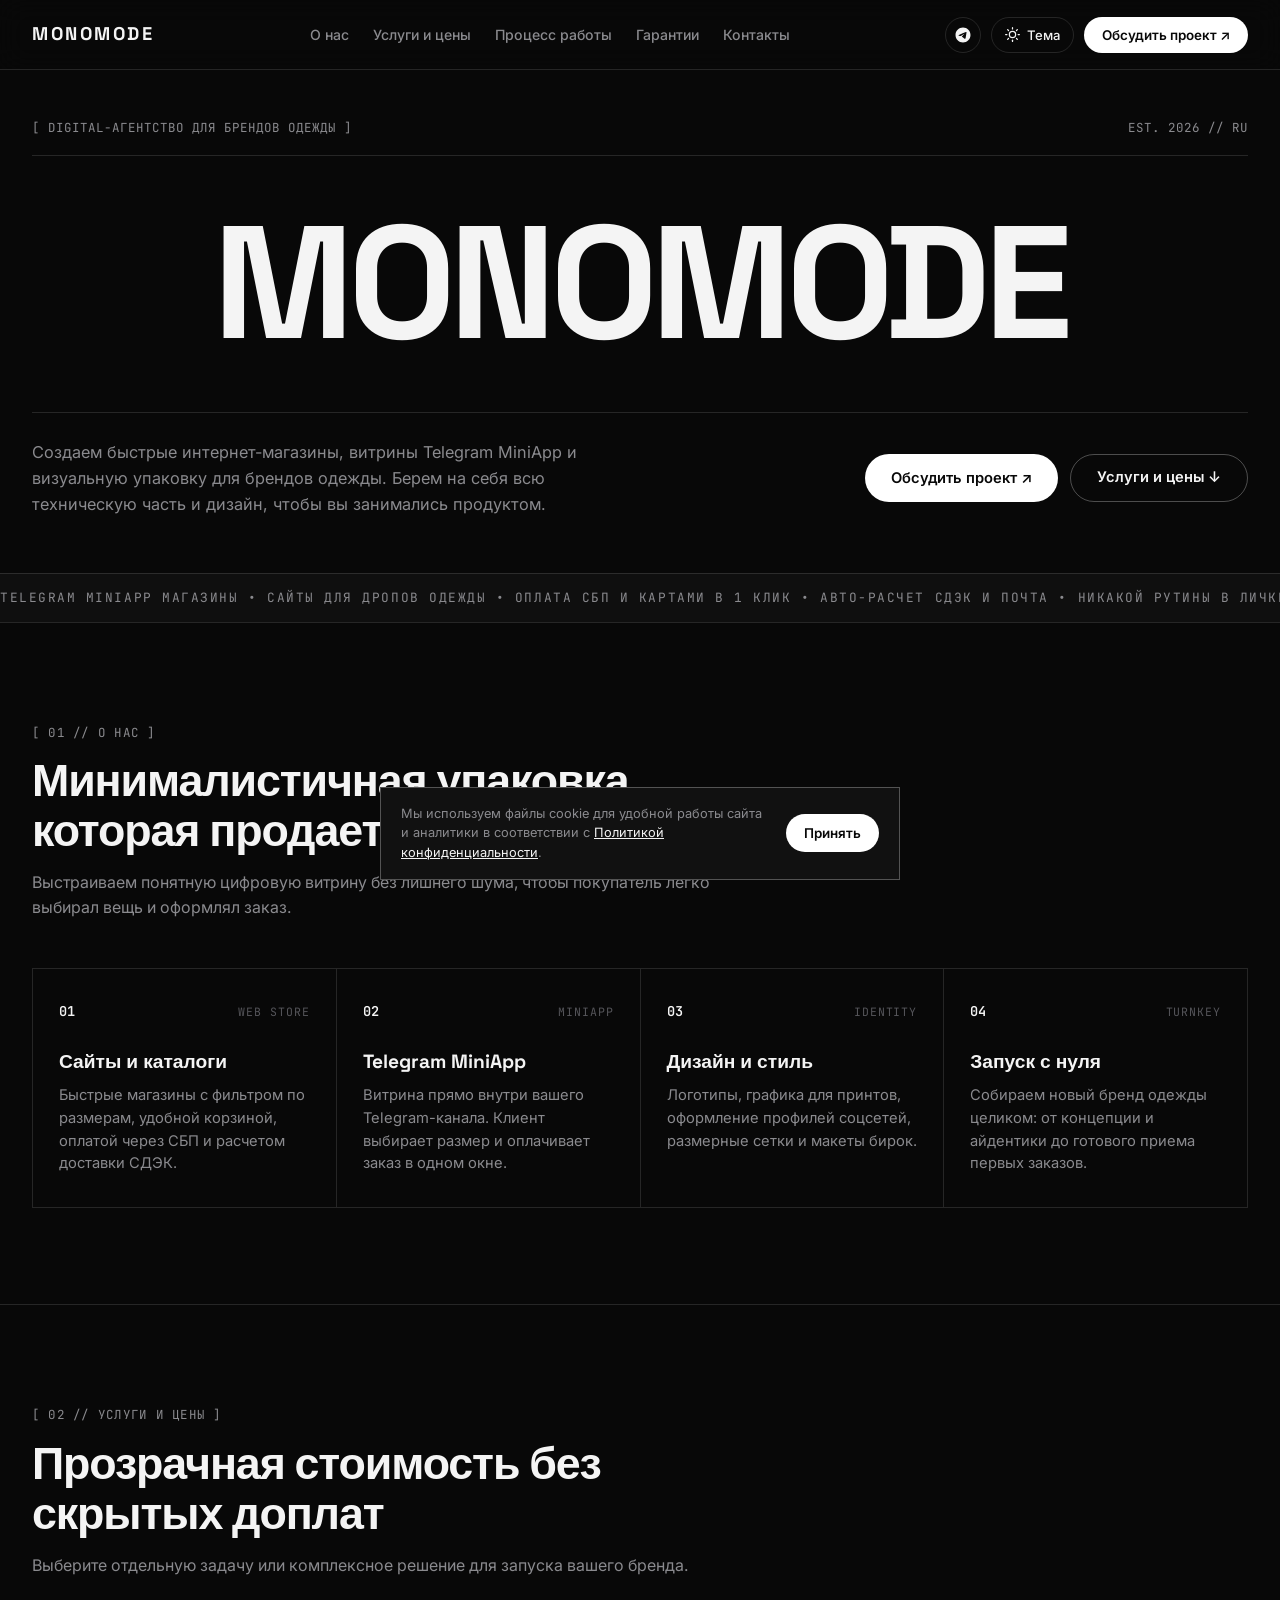
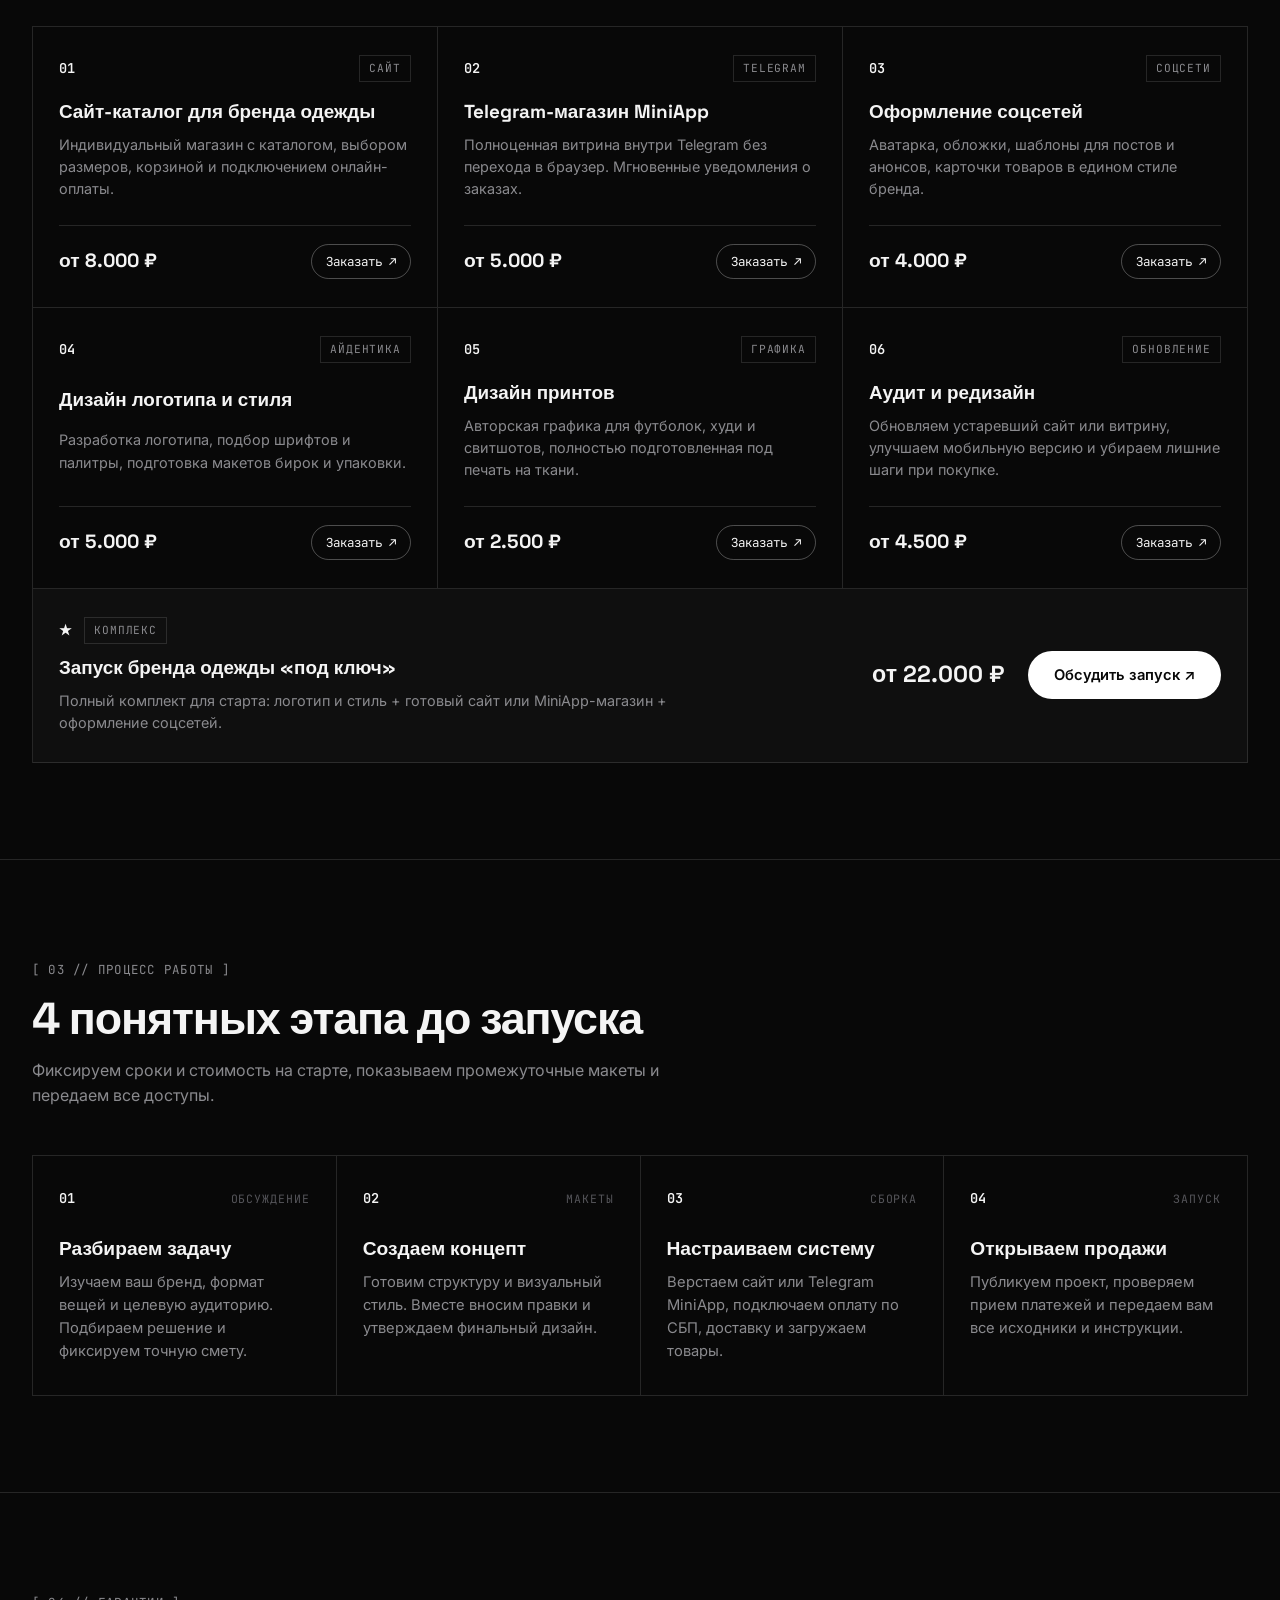
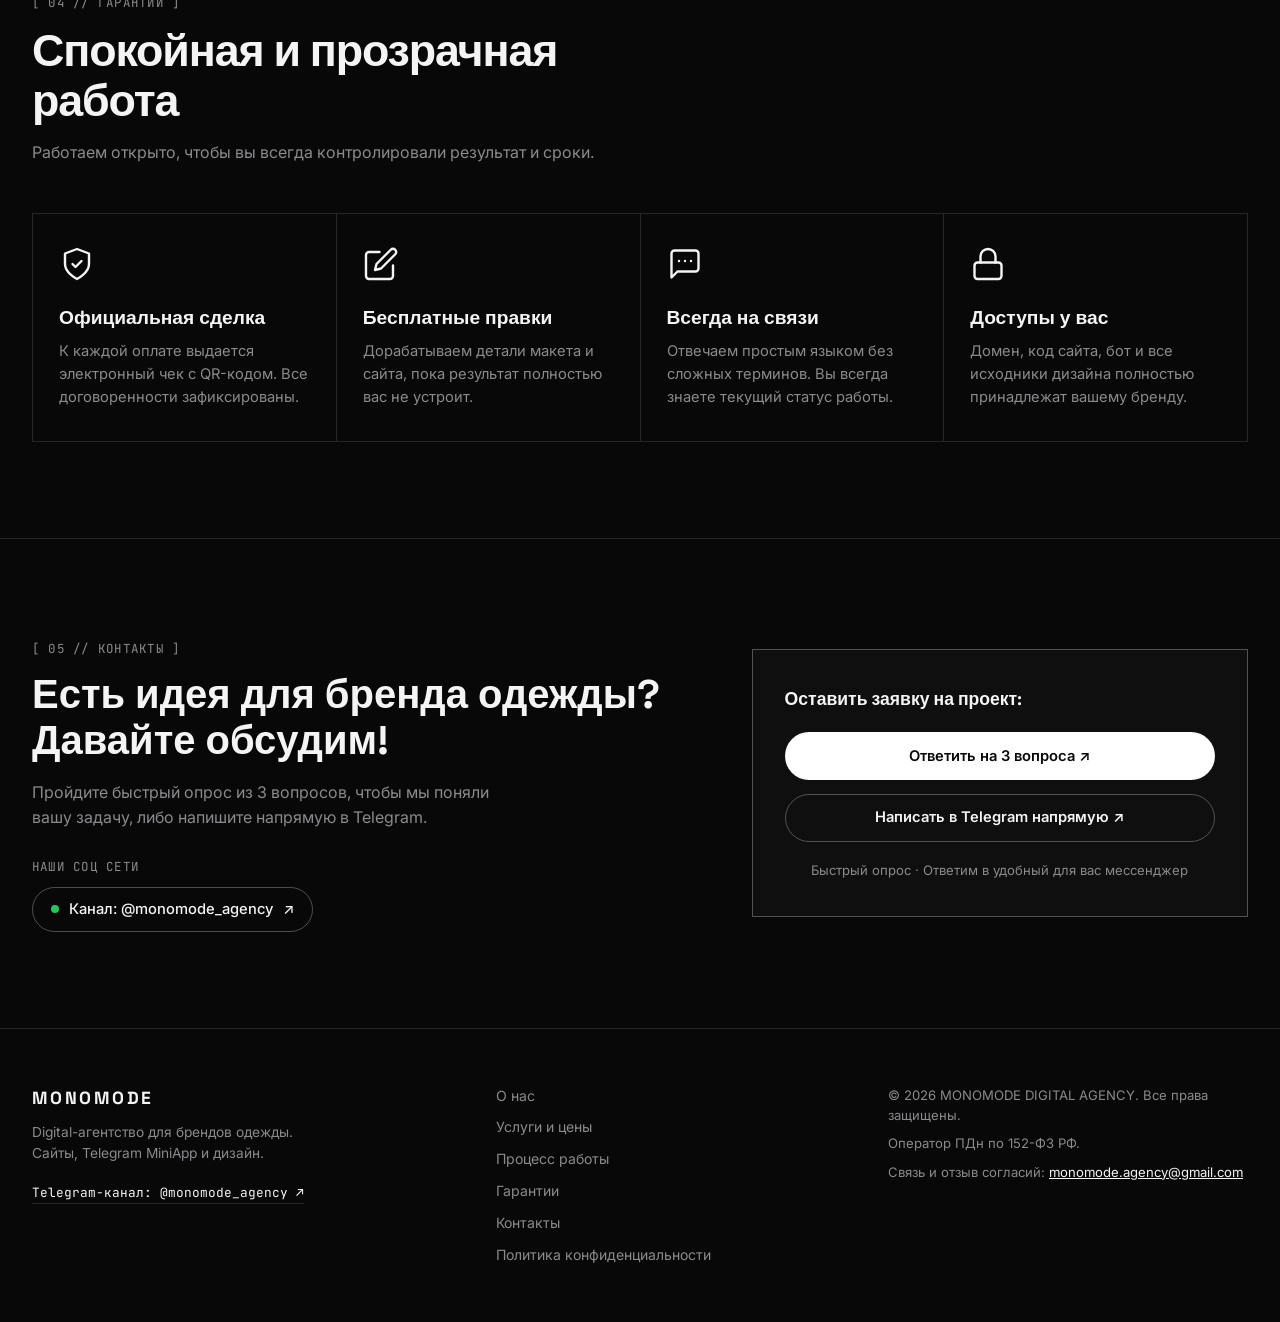
<file: index.html>
<!DOCTYPE html>
<html lang="ru" data-theme="dark">
<head>
    <meta charset="UTF-8">
    <meta name="viewport" content="width=device-width, initial-scale=1.0">
    <title>MONOMODE — Сайты и магазины для брендов одежды</title>
    <meta name="description" content="MONOMODE — digital-агентство для брендов одежды. Создаем интернет-магазины, витрины Telegram MiniApp и визуальную упаковку под ключ.">
    <meta name="keywords" content="сайт для бренда одежды, разработка интернет магазина одежды, telegram miniapp магазин, упаковка бренда одежды, дизайн принтов">
    <link rel="canonical" href="https://monomode.ru/">

    <!-- Favicon -->
    <link rel="icon" type="image/svg+xml" href="favicon.svg">
    <link rel="icon" type="image/png" sizes="32x32" href="favicon-32x32.png">
    <link rel="icon" type="image/png" sizes="16x16" href="favicon-16x16.png">
    <link rel="apple-touch-icon" sizes="180x180" href="apple-touch-icon.png">
    <link rel="shortcut icon" href="favicon.ico">

    <!-- Open Graph -->
    <meta property="og:title" content="MONOMODE — Сайты и магазины для брендов одежды">
    <meta property="og:description" content="Создаем интернет-магазины, витрины Telegram MiniApp и визуальную упаковку для брендов одежды под ключ.">
    <meta property="og:type" content="website">
    <meta property="og:url" content="https://monomode.ru/">

    <link rel="stylesheet" href="style.css?v=2">
    <link rel="preconnect" href="https://fonts.googleapis.com">
    <link rel="preconnect" href="https://fonts.gstatic.com" crossorigin>
    <link href="https://fonts.googleapis.com/css2?family=Inter:wght@400;500;600;700;800&family=JetBrains+Mono:wght@400;500;600&family=Space+Grotesk:wght@600;700&display=swap" rel="stylesheet">
</head>
<body>

    <!-- Навигация -->
    <nav class="nav">
        <div class="nav__inner">
            <div class="nav__brand">
                <a href="#" class="nav__logo">MONOMODE</a>
            </div>
            <div class="nav__links">
                <a href="#about">О нас</a>
                <a href="#services">Услуги и цены</a>
                <a href="#steps">Процесс работы</a>
                <a href="#guarantee">Гарантии</a>
                <a href="#contact">Контакты</a>
            </div>
            <div class="nav__actions">
                <a href="https://t.me/monomode_agency" target="_blank" rel="noopener" class="nav__tg-btn" title="Telegram-канал @monomode_agency" aria-label="Telegram-канал">
                    <svg viewBox="0 0 24 24" width="18" height="18" fill="currentColor">
                        <path d="M12 2C6.48 2 2 6.48 2 12s4.48 10 10 10 10-4.48 10-10S17.52 2 12 2zm4.64 6.8c-.15 1.58-.8 5.42-1.13 7.19-.14.75-.42 1-.68 1.03-.58.05-1.02-.38-1.58-.75-.88-.58-1.38-.94-2.23-1.5-.99-.65-.35-1.01.22-1.59.15-.15 2.71-2.48 2.76-2.69a.2.2 0 00-.05-.18c-.06-.05-.14-.03-.21-.02-.09.02-1.49.95-4.22 2.79-.4.27-.76.41-1.08.4-.36-.01-1.04-.2-1.55-.37-.63-.2-1.12-.31-1.08-.66.02-.18.27-.36.75-.55 2.92-1.27 4.86-2.11 5.83-2.51 2.78-1.16 3.35-1.36 3.73-1.36.08 0 .27.02.39.12.1.08.13.19.14.27-.01.06.01.24 0 .38z"/>
                    </svg>
                </a>
                <button class="theme-toggle" id="themeToggle" aria-label="Сменить тему оформления" title="Сменить тему оформления">
                    <svg class="theme-icon theme-icon--sun" viewBox="0 0 24 24" fill="none" stroke="currentColor" stroke-width="2" stroke-linecap="round" stroke-linejoin="round">
                        <circle cx="12" cy="12" r="5"></circle>
                        <line x1="12" y1="1" x2="12" y2="3"></line>
                        <line x1="12" y1="21" x2="12" y2="23"></line>
                        <line x1="4.22" y1="4.22" x2="5.64" y2="5.64"></line>
                        <line x1="18.36" y1="18.36" x2="19.78" y2="19.78"></line>
                        <line x1="1" y1="12" x2="3" y2="12"></line>
                        <line x1="21" y1="12" x2="23" y2="12"></line>
                        <line x1="4.22" y1="19.78" x2="5.64" y2="18.36"></line>
                        <line x1="18.36" y1="5.64" x2="19.78" y2="4.22"></line>
                    </svg>
                    <svg class="theme-icon theme-icon--moon" viewBox="0 0 24 24" fill="none" stroke="currentColor" stroke-width="2" stroke-linecap="round" stroke-linejoin="round">
                        <path d="M21 12.79A9 9 0 1 1 11.21 3 7 7 0 0 0 21 12.79z"></path>
                    </svg>
                    <span class="theme-text">Тема</span>
                </button>
                <button class="nav__cta open-modal-btn">Обсудить проект ↗</button>
                <button class="nav__burger" aria-label="Открыть меню" onclick="document.querySelector('.nav__links').classList.toggle('open')">
                    <span></span><span></span><span></span>
                </button>
            </div>
        </div>
    </nav>

    <!-- Первый экран -->
    <header class="hero">
        <div class="hero__inner">
            <div class="hero__meta">
                <span>[ DIGITAL-АГЕНТСТВО ДЛЯ БРЕНДОВ ОДЕЖДЫ ]</span>
                <span class="hero__coords">EST. 2026 // RU</span>
            </div>

            <h1 class="hero__title">MONOMODE</h1>

            <div class="hero__bottom">
                <p class="hero__desc">
                    Создаем быстрые интернет-магазины, витрины Telegram MiniApp и визуальную упаковку для брендов одежды. Берем на себя всю техническую часть и дизайн, чтобы вы занимались продуктом.
                </p>
                <div class="hero__actions">
                    <button class="btn btn--primary open-modal-btn">Обсудить проект ↗</button>
                    <a href="#services" class="btn btn--secondary">Услуги и цены ↓</a>
                </div>
            </div>
        </div>

        <!-- Бегущая строка -->
        <div class="ticker">
            <div class="ticker__track">
                <span>TELEGRAM MINIAPP МАГАЗИНЫ • САЙТЫ ДЛЯ ДРОПОВ ОДЕЖДЫ • ОПЛАТА СБП И КАРТАМИ В 1 КЛИК • АВТО-РАСЧЕТ СДЭК И ПОЧТА • НИКАКОЙ РУТИНЫ В ЛИЧКЕ • </span>
                <span>TELEGRAM MINIAPP МАГАЗИНЫ • САЙТЫ ДЛЯ ДРОПОВ ОДЕЖДЫ • ОПЛАТА СБП И КАРТАМИ В 1 КЛИК • АВТО-РАСЧЕТ СДЭК И ПОЧТА • НИКАКОЙ РУТИНЫ В ЛИЧКЕ • </span>
            </div>
        </div>
    </header>

    <!-- 01 // О нас -->
    <section id="about" class="section">
        <div class="container">
            <div class="section-head">
                <span class="section-tag">[ 01 // О НАС ]</span>
                <h2>Минималистичная упаковка, которая продает</h2>
                <p>Выстраиваем понятную цифровую витрину без лишнего шума, чтобы покупатель легко выбирал вещь и оформлял заказ.</p>
            </div>

            <div class="arch-grid arch-grid--4">
                <div class="arch-cell">
                    <div class="arch-cell__top">
                        <span class="mono-num">01</span>
                        <span class="mono-label">WEB STORE</span>
                    </div>
                    <h3>Сайты и каталоги</h3>
                    <p>Быстрые магазины с фильтром по размерам, удобной корзиной, оплатой через СБП и расчетом доставки СДЭК.</p>
                </div>

                <div class="arch-cell">
                    <div class="arch-cell__top">
                        <span class="mono-num">02</span>
                        <span class="mono-label">MINIAPP</span>
                    </div>
                    <h3>Telegram MiniApp</h3>
                    <p>Витрина прямо внутри вашего Telegram-канала. Клиент выбирает размер и оплачивает заказ в одном окне.</p>
                </div>

                <div class="arch-cell">
                    <div class="arch-cell__top">
                        <span class="mono-num">03</span>
                        <span class="mono-label">IDENTITY</span>
                    </div>
                    <h3>Дизайн и стиль</h3>
                    <p>Логотипы, графика для принтов, оформление профилей соцсетей, размерные сетки и макеты бирок.</p>
                </div>

                <div class="arch-cell">
                    <div class="arch-cell__top">
                        <span class="mono-num">04</span>
                        <span class="mono-label">TURNKEY</span>
                    </div>
                    <h3>Запуск с нуля</h3>
                    <p>Собираем новый бренд одежды целиком: от концепции и айдентики до готового приема первых заказов.</p>
                </div>
            </div>
        </div>
    </section>

    <!-- 02 // Услуги и цены -->
    <section id="services" class="section">
        <div class="container">
            <div class="section-head">
                <span class="section-tag">[ 02 // УСЛУГИ И ЦЕНЫ ]</span>
                <h2>Прозрачная стоимость без скрытых доплат</h2>
                <p>Выберите отдельную задачу или комплексное решение для запуска вашего бренда.</p>
            </div>

            <div class="services-grid">
                <!-- 1 -->
                <div class="srv-card">
                    <div class="srv-card__head">
                        <span class="mono-num">01</span>
                        <span class="srv-tag">САЙТ</span>
                    </div>
                    <h3>Сайт-каталог для бренда одежды</h3>
                    <p>Индивидуальный магазин с каталогом, выбором размеров, корзиной и подключением онлайн-оплаты.</p>
                    <div class="srv-card__foot">
                        <span class="srv-price">от 8.000 ₽</span>
                        <button class="srv-btn open-modal-btn">Заказать ↗</button>
                    </div>
                </div>

                <!-- 2 -->
                <div class="srv-card">
                    <div class="srv-card__head">
                        <span class="mono-num">02</span>
                        <span class="srv-tag">TELEGRAM</span>
                    </div>
                    <h3>Telegram-магазин MiniApp</h3>
                    <p>Полноценная витрина внутри Telegram без перехода в браузер. Мгновенные уведомления о заказах.</p>
                    <div class="srv-card__foot">
                        <span class="srv-price">от 5.000 ₽</span>
                        <button class="srv-btn open-modal-btn">Заказать ↗</button>
                    </div>
                </div>

                <!-- 3 -->
                <div class="srv-card">
                    <div class="srv-card__head">
                        <span class="mono-num">03</span>
                        <span class="srv-tag">СОЦСЕТИ</span>
                    </div>
                    <h3>Оформление соцсетей</h3>
                    <p>Аватарка, обложки, шаблоны для постов и анонсов, карточки товаров в едином стиле бренда.</p>
                    <div class="srv-card__foot">
                        <span class="srv-price">от 4.000 ₽</span>
                        <button class="srv-btn open-modal-btn">Заказать ↗</button>
                    </div>
                </div>

                <!-- 4 -->
                <div class="srv-card">
                    <div class="srv-card__head">
                        <span class="mono-num">04</span>
                        <span class="srv-tag">АЙДЕНТИКА</span>
                    </div>
                    <h3>Дизайн логотипа и стиля</h3>
                    <p>Разработка логотипа, подбор шрифтов и палитры, подготовка макетов бирок и упаковки.</p>
                    <div class="srv-card__foot">
                        <span class="srv-price">от 5.000 ₽</span>
                        <button class="srv-btn open-modal-btn">Заказать ↗</button>
                    </div>
                </div>

                <!-- 5 -->
                <div class="srv-card">
                    <div class="srv-card__head">
                        <span class="mono-num">05</span>
                        <span class="srv-tag">ГРАФИКА</span>
                    </div>
                    <h3>Дизайн принтов</h3>
                    <p>Авторская графика для футболок, худи и свитшотов, полностью подготовленная под печать на ткани.</p>
                    <div class="srv-card__foot">
                        <span class="srv-price">от 2.500 ₽</span>
                        <button class="srv-btn open-modal-btn">Заказать ↗</button>
                    </div>
                </div>

                <!-- 6 -->
                <div class="srv-card">
                    <div class="srv-card__head">
                        <span class="mono-num">06</span>
                        <span class="srv-tag">ОБНОВЛЕНИЕ</span>
                    </div>
                    <h3>Аудит и редизайн</h3>
                    <p>Обновляем устаревший сайт или витрину, улучшаем мобильную версию и убираем лишние шаги при покупке.</p>
                    <div class="srv-card__foot">
                        <span class="srv-price">от 4.500 ₽</span>
                        <button class="srv-btn open-modal-btn">Заказать ↗</button>
                    </div>
                </div>

                <!-- 7 (★ Комплекс) -->
                <div class="srv-card srv-card--featured">
                    <div class="srv-card__info">
                        <div class="srv-card__head">
                            <span class="mono-num">★</span>
                            <span class="srv-tag">КОМПЛЕКС</span>
                        </div>
                        <h3>Запуск бренда одежды «под ключ»</h3>
                        <p>Полный комплект для старта: логотип и стиль + готовый сайт или MiniApp-магазин + оформление соцсетей.</p>
                    </div>
                    <div class="srv-card__foot srv-card__foot--featured">
                        <span class="srv-price">от 22.000 ₽</span>
                        <button class="btn btn--primary open-modal-btn">Обсудить запуск ↗</button>
                    </div>
                </div>
            </div>
        </div>
    </section>

    <!-- 03 // Процесс работы -->
    <section id="steps" class="section">
        <div class="container">
            <div class="section-head">
                <span class="section-tag">[ 03 // ПРОЦЕСС РАБОТЫ ]</span>
                <h2>4 понятных этапа до запуска</h2>
                <p>Фиксируем сроки и стоимость на старте, показываем промежуточные макеты и передаем все доступы.</p>
            </div>

            <div class="arch-grid arch-grid--4">
                <div class="arch-cell">
                    <div class="arch-cell__top">
                        <span class="mono-num">01</span>
                        <span class="mono-label">ОБСУЖДЕНИЕ</span>
                    </div>
                    <h3>Разбираем задачу</h3>
                    <p>Изучаем ваш бренд, формат вещей и целевую аудиторию. Подбираем решение и фиксируем точную смету.</p>
                </div>

                <div class="arch-cell">
                    <div class="arch-cell__top">
                        <span class="mono-num">02</span>
                        <span class="mono-label">МАКЕТЫ</span>
                    </div>
                    <h3>Создаем концепт</h3>
                    <p>Готовим структуру и визуальный стиль. Вместе вносим правки и утверждаем финальный дизайн.</p>
                </div>

                <div class="arch-cell">
                    <div class="arch-cell__top">
                        <span class="mono-num">03</span>
                        <span class="mono-label">СБОРКА</span>
                    </div>
                    <h3>Настраиваем систему</h3>
                    <p>Верстаем сайт или Telegram MiniApp, подключаем оплату по СБП, доставку и загружаем товары.</p>
                </div>

                <div class="arch-cell">
                    <div class="arch-cell__top">
                        <span class="mono-num">04</span>
                        <span class="mono-label">ЗАПУСК</span>
                    </div>
                    <h3>Открываем продажи</h3>
                    <p>Публикуем проект, проверяем прием платежей и передаем вам все исходники и инструкции.</p>
                </div>
            </div>
        </div>
    </section>

    <!-- 04 // Гарантии -->
    <section id="guarantee" class="section">
        <div class="container">
            <div class="section-head">
                <span class="section-tag">[ 04 // ГАРАНТИИ ]</span>
                <h2>Спокойная и прозрачная работа</h2>
                <p>Работаем открыто, чтобы вы всегда контролировали результат и сроки.</p>
            </div>

            <div class="arch-grid arch-grid--4">
                <div class="arch-cell">
                    <div class="guar-icon">
                        <svg viewBox="0 0 24 24" fill="none" stroke="currentColor" stroke-width="1.6" stroke-linecap="round" stroke-linejoin="round">
                            <path d="M12 22s8-4 8-10V5l-8-3-8 3v7c0 6 8 10 8 10z"/>
                            <path d="m9 12 2 2 4-4"/>
                        </svg>
                    </div>
                    <h3>Официальная сделка</h3>
                    <p>К каждой оплате выдается электронный чек с QR-кодом. Все договоренности зафиксированы.</p>
                </div>

                <div class="arch-cell">
                    <div class="guar-icon">
                        <svg viewBox="0 0 24 24" fill="none" stroke="currentColor" stroke-width="1.6" stroke-linecap="round" stroke-linejoin="round">
                            <path d="M11 4H4a2 2 0 0 0-2 2v14a2 2 0 0 0 2 2h14a2 2 0 0 0 2-2v-7"/>
                            <path d="M18.5 2.5a2.121 2.121 0 0 1 3 3L12 15l-4 1 1-4 9.5-9.5z"/>
                        </svg>
                    </div>
                    <h3>Бесплатные правки</h3>
                    <p>Дорабатываем детали макета и сайта, пока результат полностью вас не устроит.</p>
                </div>

                <div class="arch-cell">
                    <div class="guar-icon">
                        <svg viewBox="0 0 24 24" fill="none" stroke="currentColor" stroke-width="1.6" stroke-linecap="round" stroke-linejoin="round">
                            <path d="M21 15a2 2 0 0 1-2 2H7l-4 4V5a2 2 0 0 1 2-2h14a2 2 0 0 1 2 2z"/>
                            <path d="M8 10h.01M12 10h.01M16 10h.01"/>
                        </svg>
                    </div>
                    <h3>Всегда на связи</h3>
                    <p>Отвечаем простым языком без сложных терминов. Вы всегда знаете текущий статус работы.</p>
                </div>

                <div class="arch-cell">
                    <div class="guar-icon">
                        <svg viewBox="0 0 24 24" fill="none" stroke="currentColor" stroke-width="1.6" stroke-linecap="round" stroke-linejoin="round">
                            <rect width="18" height="11" x="3" y="11" rx="2" ry="2"/>
                            <path d="M7 11V7a5 5 0 0 1 10 0v4"/>
                        </svg>
                    </div>
                    <h3>Доступы у вас</h3>
                    <p>Домен, код сайта, бот и все исходники дизайна полностью принадлежат вашему бренду.</p>
                </div>
            </div>
        </div>
    </section>

    <!-- 05 // Контакты -->
    <section id="contact" class="section contact">
        <div class="container contact-container">
            <div class="contact-text">
                <span class="section-tag">[ 05 // КОНТАКТЫ ]</span>
                <h2>Есть идея для бренда одежды? Давайте обсудим!</h2>
                <p>Пройдите быстрый опрос из 3 вопросов, чтобы мы поняли вашу задачу, либо напишите напрямую в Telegram.</p>

                <div class="contact-direct">
                    <span class="contact-direct__label">НАШИ СОЦ СЕТИ</span>
                    <a href="https://t.me/monomode_agency" target="_blank" rel="noopener" class="contact-direct__link">
                        <span class="tg-badge-dot"></span>
                        <span>Канал: @monomode_agency</span>
                        <span class="contact-direct__arrow">↗</span>
                    </a>
                </div>
            </div>

            <div class="contact-card">
                <div class="contact-card__title">Оставить заявку на проект:</div>
                <button class="btn btn--primary btn--full open-modal-btn">
                    <span>Ответить на 3 вопроса ↗</span>
                </button>
                <a href="https://t.me/monomode_agency" target="_blank" rel="noopener" class="btn btn--secondary btn--full">
                    <span>Написать в Telegram напрямую ↗</span>
                </a>
                <p class="contact-card__hint">Быстрый опрос · Ответим в удобный для вас мессенджер</p>
            </div>
        </div>
    </section>

    <!-- Футер -->
    <footer class="footer">
        <div class="container footer-inner">
            <div class="footer-col">
                <span class="footer-brand">MONOMODE</span>
                <p class="footer-sub">Digital-агентство для брендов одежды. Сайты, Telegram MiniApp и дизайн.</p>
                <a href="https://t.me/monomode_agency" target="_blank" rel="noopener" class="footer-tg-link">Telegram-канал: @monomode_agency ↗</a>
            </div>
            <div class="footer-col footer-links">
                <a href="#about">О нас</a>
                <a href="#services">Услуги и цены</a>
                <a href="#steps">Процесс работы</a>
                <a href="#guarantee">Гарантии</a>
                <a href="#contact">Контакты</a>
                <a href="#" class="open-privacy-btn">Политика конфиденциальности</a>
            </div>
            <div class="footer-col footer-copy">
                <span>© 2026 MONOMODE DIGITAL AGENCY. Все права защищены.</span>
                <span>Оператор ПДн по 152-ФЗ РФ.</span>
                <span class="delete-request-text">Связь и отзыв согласий: <a href="mailto:monomode.agency@gmail.com">monomode.agency@gmail.com</a></span>
            </div>
        </div>
    </footer>

    <!-- ================= МОДАЛЬНОЕ ОКНО: ОПРОС / ОБСУДИТЬ ПРОЕКТ ================= -->
    <div class="modal-overlay" id="quizModal" aria-hidden="true">
        <div class="modal-window">
            <button class="modal-close" id="modalClose" aria-label="Закрыть окно">&times;</button>

            <div class="quiz-container">
                <div class="quiz-progress">
                    <div class="quiz-progress__bar" id="progressBar"></div>
                </div>

                <form id="quizForm" action="https://api.web3forms.com/submit" method="POST">
                    <input type="hidden" name="access_key" value="17910251-e6b0-4fd5-82e5-389dd2ccc7ec">
                    <input type="hidden" name="subject" value="Новая заявка на проект MONOMODE">
                    <input type="hidden" name="from_name" value="Сайт MONOMODE">
                    <input type="hidden" name="Цель обращения" id="hiddenGoal" value="">
                    <input type="hidden" name="Описание идеи" id="hiddenIdea" value="">
                    <input type="hidden" name="Канал связи" id="hiddenChannel" value="">
                    <input type="hidden" name="Контакт клиента" id="hiddenContact" value="">

                    <!-- Вопрос 1 -->
                    <div class="quiz-step active" data-step="1">
                        <span class="quiz-step-tag">ВОПРОС 1 ИЗ 3</span>
                        <h3 class="quiz-title">С какой целью вы обращаетесь?</h3>
                        <p class="quiz-subtitle">Выберите подходящий формат взаимодействия:</p>

                        <div class="quiz-options">
                            <label class="quiz-option">
                                <input type="radio" name="goal" value="Сотрудничество / Создать сайт и продвижение" checked>
                                <span class="quiz-option__box">
                                    <span class="option-name">Сайт-каталог или Telegram MiniApp</span>
                                    <span class="option-info">Разработка интернет-магазина, витрины или редизайн</span>
                                </span>
                            </label>
                            <label class="quiz-option">
                                <input type="radio" name="goal" value="Запуск бренда одежды под ключ">
                                <span class="quiz-option__box">
                                    <span class="option-name">Запуск бренда одежды «под ключ»</span>
                                    <span class="option-info">Полный цикл: стиль, витрина, оформление соцсетей</span>
                                </span>
                            </label>
                            <label class="quiz-option">
                                <input type="radio" name="goal" value="Дизайн логотипа, принтов или соцсетей">
                                <span class="quiz-option__box">
                                    <span class="option-name">Дизайн логотипа, принтов или соцсетей</span>
                                    <span class="option-info">Графика для вещей, айдентика и визуальная упаковка</span>
                                </span>
                            </label>
                            <label class="quiz-option">
                                <input type="radio" name="goal" value="Другой вопрос или консультация">
                                <span class="quiz-option__box">
                                    <span class="option-name">Консультация по идее</span>
                                    <span class="option-info">Хочу посоветоваться перед началом</span>
                                </span>
                            </label>
                        </div>

                        <div class="quiz-actions">
                            <button type="button" class="btn btn--primary next-step-btn">Далее →</button>
                        </div>
                    </div>

                    <!-- Вопрос 2 -->
                    <div class="quiz-step" data-step="2">
                        <span class="quiz-step-tag">ВОПРОС 2 ИЗ 3</span>
                        <h3 class="quiz-title">Кратко опишите вашу идею</h3>
                        <p class="quiz-subtitle">Какую одежду планируете выпускать, что уже есть или что требуется сделать?</p>

                        <div class="quiz-field">
                            <textarea class="quiz-textarea" id="projectIdea" placeholder="Например: планируем выпустить оверсайз худи и футболки, нужен стильный сайт-магазин и оформление соцсетей..." rows="4"></textarea>
                        </div>

                        <div class="quiz-actions">
                            <button type="button" class="btn btn--secondary prev-step-btn">← Назад</button>
                            <button type="button" class="btn btn--primary next-step-btn">Далее →</button>
                        </div>
                    </div>

                    <!-- Вопрос 3 -->
                    <div class="quiz-step" data-step="3">
                        <span class="quiz-step-tag">ВОПРОС 3 ИЗ 3</span>
                        <h3 class="quiz-title">Где вам удобнее пообщаться?</h3>
                        <p class="quiz-subtitle">Выберите подходящий мессенджер или соцсеть:</p>

                        <div class="channel-selector">
                            <label class="channel-pill">
                                <input type="radio" name="contactType" value="Telegram" checked>
                                <span class="channel-box">
                                    <span class="channel-icon">TG</span>
                                    <span class="channel-title">Telegram</span>
                                </span>
                            </label>
                            <label class="channel-pill">
                                <input type="radio" name="contactType" value="ВКонтакте">
                                <span class="channel-box">
                                    <span class="channel-icon">VK</span>
                                    <span class="channel-title">ВКонтакте</span>
                                </span>
                            </label>
                            <label class="channel-pill">
                                <input type="radio" name="contactType" value="WhatsApp">
                                <span class="channel-box">
                                    <span class="channel-icon">WA</span>
                                    <span class="channel-title">WhatsApp</span>
                                </span>
                            </label>
                        </div>

                        <div class="quiz-field">
                            <label class="field-label" id="contactFieldLabel">Укажите ваш контакт в Telegram:</label>
                            <input type="text" class="quiz-input" id="contactChannel" placeholder="@username в Telegram" required>
                        </div>

                        <label class="privacy-consent">
                            <input type="checkbox" id="privacyConsent" checked required>
                            <span class="privacy-consent__text">
                                Нажимая кнопку, вы соглашаетесь с <a href="#" class="open-privacy-btn">Политикой конфиденциальности</a> и даете согласие на обработку персональных данных (152-ФЗ)
                            </span>
                        </label>

                        <div class="quiz-actions">
                            <button type="button" class="btn btn--secondary prev-step-btn">← Назад</button>
                            <button type="button" class="btn btn--primary" id="submitQuiz">Отправить заявку ✓</button>
                        </div>
                    </div>

                    <!-- Экран успеха -->
                    <div class="quiz-step quiz-success" data-step="success">
                        <div class="success-mark">✓</div>
                        <h3 class="quiz-title">Заявка успешно отправлена!</h3>
                        <p class="quiz-subtitle">Мы получили ваше сообщение и свяжемся с вами удобным способом.</p>
                        <button type="button" class="btn btn--secondary" id="closeSuccessBtn">Отлично</button>
                    </div>
                </form>
            </div>
        </div>
    </div>

    <!-- ================= МОДАЛЬНОЕ ОКНО: ПОЛИТИКА КОНФИДЕНЦИАЛЬНОСТИ (152-ФЗ) ================= -->
    <div class="modal-overlay" id="privacyModal" aria-hidden="true">
        <div class="modal-window modal-window--large">
            <button class="modal-close" id="privacyClose" aria-label="Закрыть окно">&times;</button>
            <div class="privacy-container">
                <h3>Политика обработки персональных данных</h3>
                <span class="privacy-date">Редакция от 2026 года // Соответствие 152-ФЗ РФ</span>

                <div class="privacy-scroll-content">
                    <h4>1. Общие положения</h4>
                    <p>Настоящая Политика обработки персональных данных (далее — «Политика») определяет порядок сбора, хранения и обработки персональных данных пользователей сайта MONOMODE в соответствии с Федеральным законом РФ от 27.07.2006 № 152-ФЗ «О персональных данных».</p>

                    <h4>2. Категории собираемых данных</h4>
                    <p>Оператор обрабатывает следующие персональные данные, предоставляемые Пользователем добровольно при заполнении форм на сайте:</p>
                    <ul>
                        <li>Имя или псевдоним;</li>
                        <li>Идентификатор связи (номер телефона, Telegram-никнейм, ссылка на страницу ВКонтакте или WhatsApp);</li>
                        <li>Обезличенные технические данные, собираемые с помощью файлов cookie (IP-адрес, тип браузера, геолокация).</li>
                    </ul>

                    <h4>3. Цели обработки данных</h4>
                    <p>Персональные данные собираются исключительно в целях:</p>
                    <ul>
                        <li>Обработки входящих заявок и консультирования по вопросам разработки сайтов и digital-услуг;</li>
                        <li>Заключения и исполнения договоров на оказание услуг;</li>
                        <li>Улучшения качества работы сайта и взаимодействия с пользователями.</li>
                    </ul>

                    <h4>4. Хранение и защита данных</h4>
                    <p>Все персональные данные хранятся на серверах, расположенных исключительно на территории Российской Федерации (в строгом соответствии с ч. 5 ст. 18 152-ФЗ). Оператор предпринимает необходимые правовые, организационные и технические меры для защиты данных от неправомерного доступа.</p>

                    <h4>5. Права субъекта и удаление данных</h4>
                    <p>Пользователь имеет право в любой момент запросить информацию об обработке своих данных, потребовать их уточнения, блокирования или полного удаления. Для отзыва согласия достаточно отправить запрос в свободной форме на электронную почту: <strong>monomode.agency@gmail.com</strong>. Данные удаляются в течение 10 рабочих дней.</p>
                </div>

                <div class="privacy-modal-footer">
                    <button type="button" class="btn btn--primary" id="privacyAgreeBtn">Понятно, закрыть</button>
                </div>
            </div>
        </div>
    </div>

    <!-- ================= БАННЕР COOKIE ================= -->
    <div class="cookie-banner" id="cookieBanner">
        <div class="cookie-banner__inner">
            <p>Мы используем файлы cookie для удобной работы сайта и аналитики в соответствии с <a href="#" class="open-privacy-btn">Политикой конфиденциальности</a>.</p>
            <button class="btn btn--primary btn--sm" id="acceptCookiesBtn">Принять</button>
        </div>
    </div>

    <script src="script.js?v=2"></script>
</body>
</html>
</file>
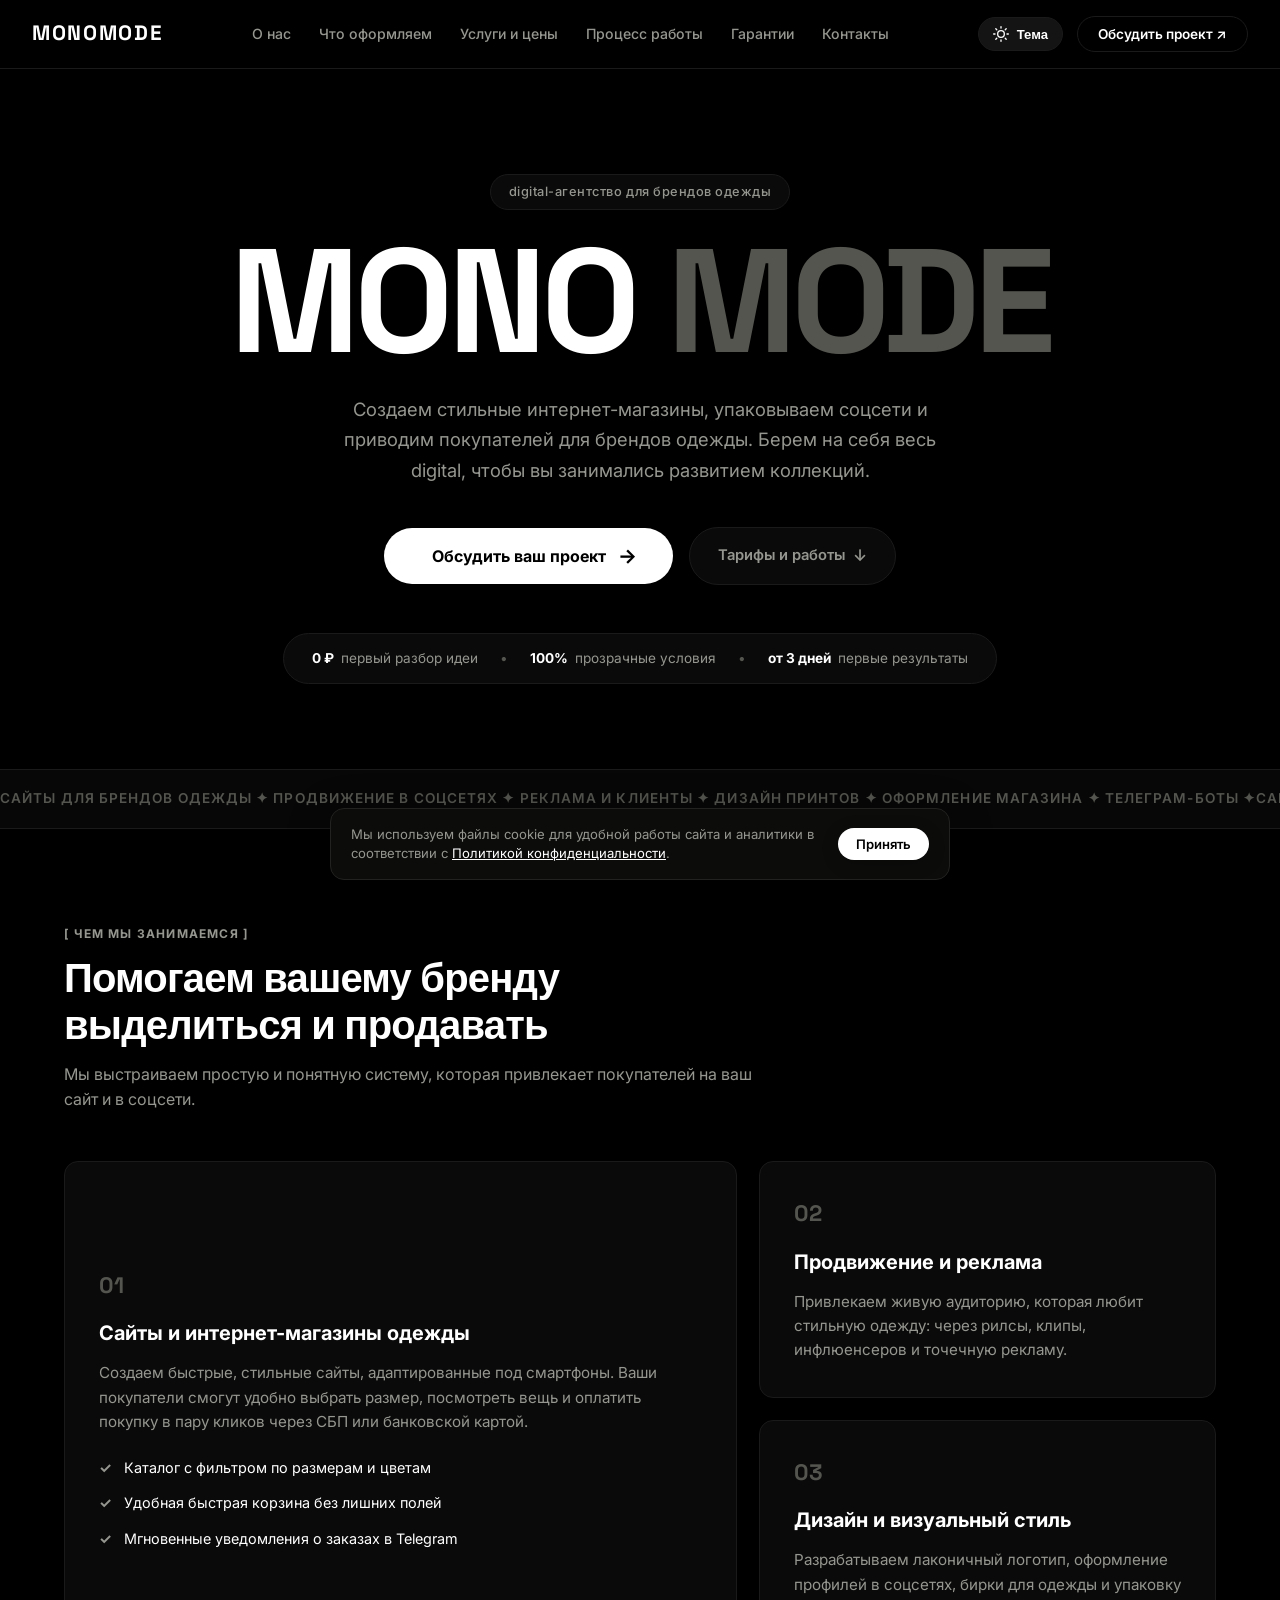
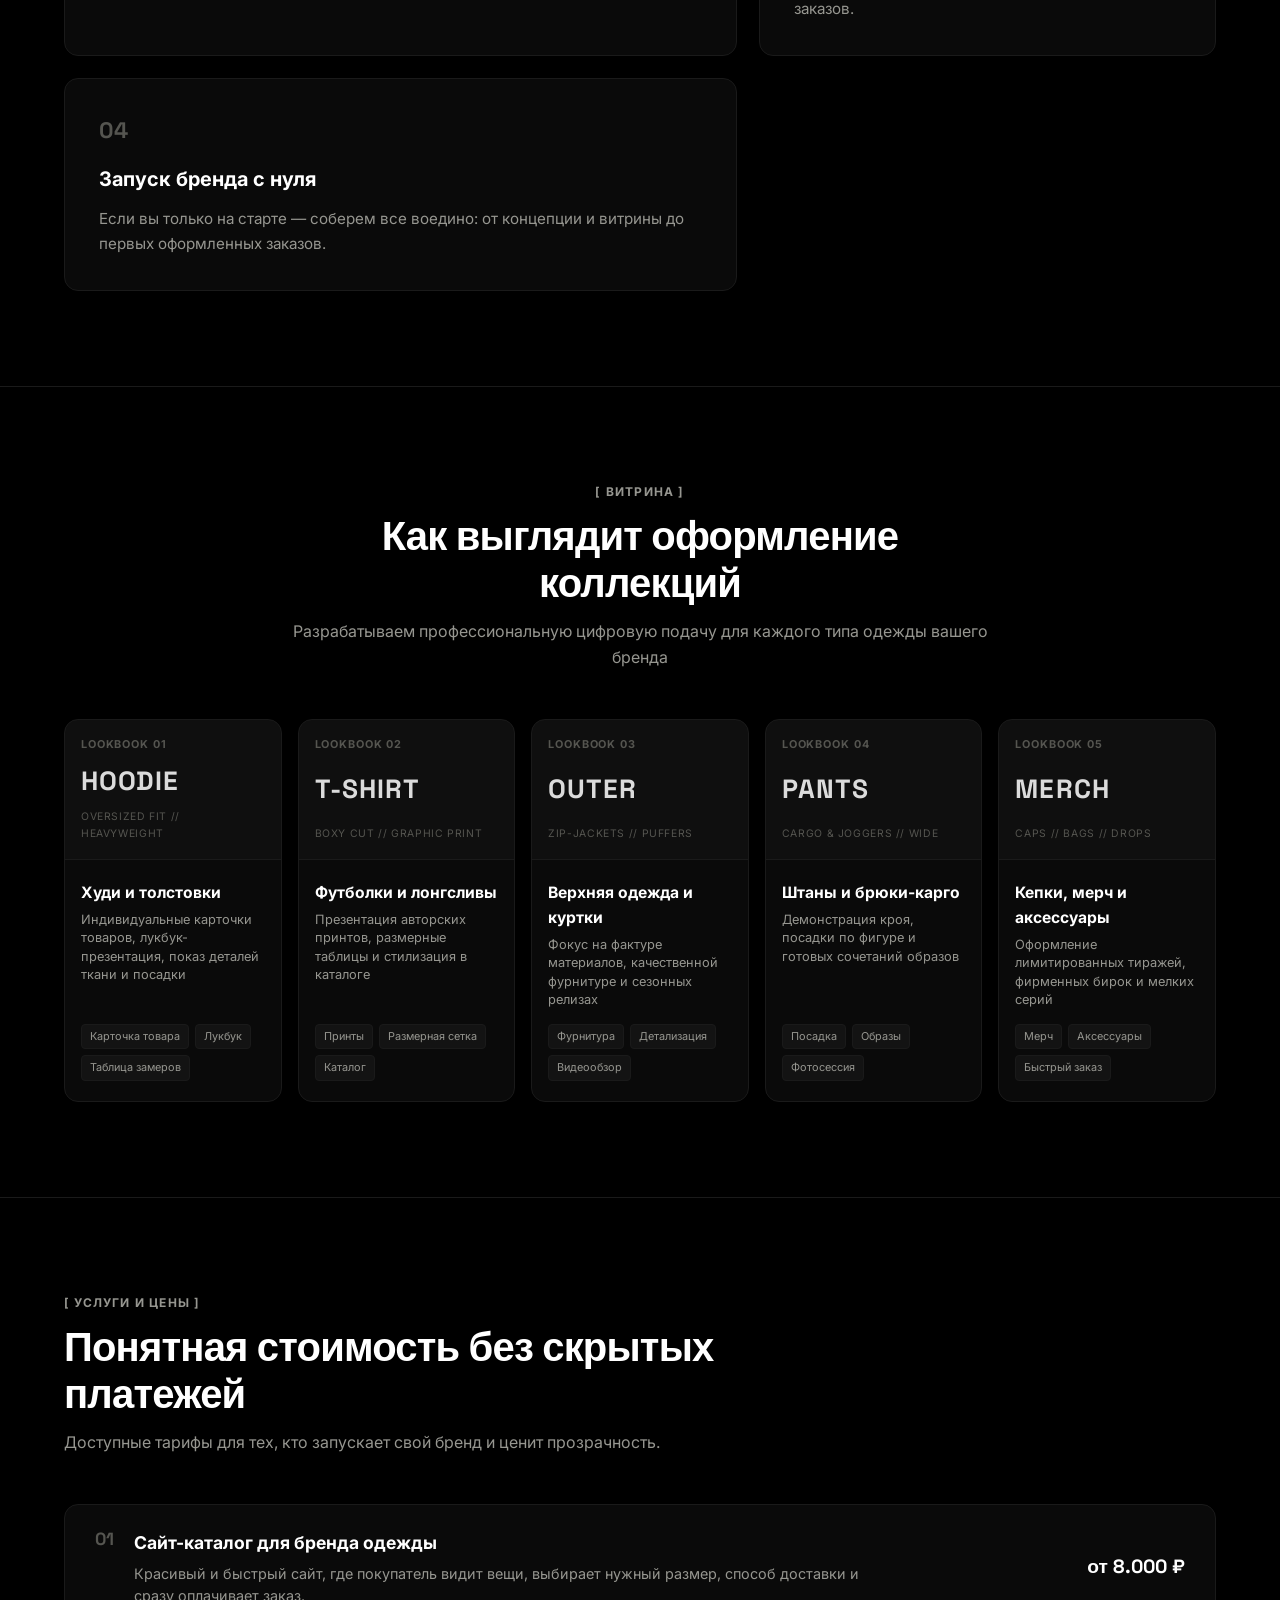
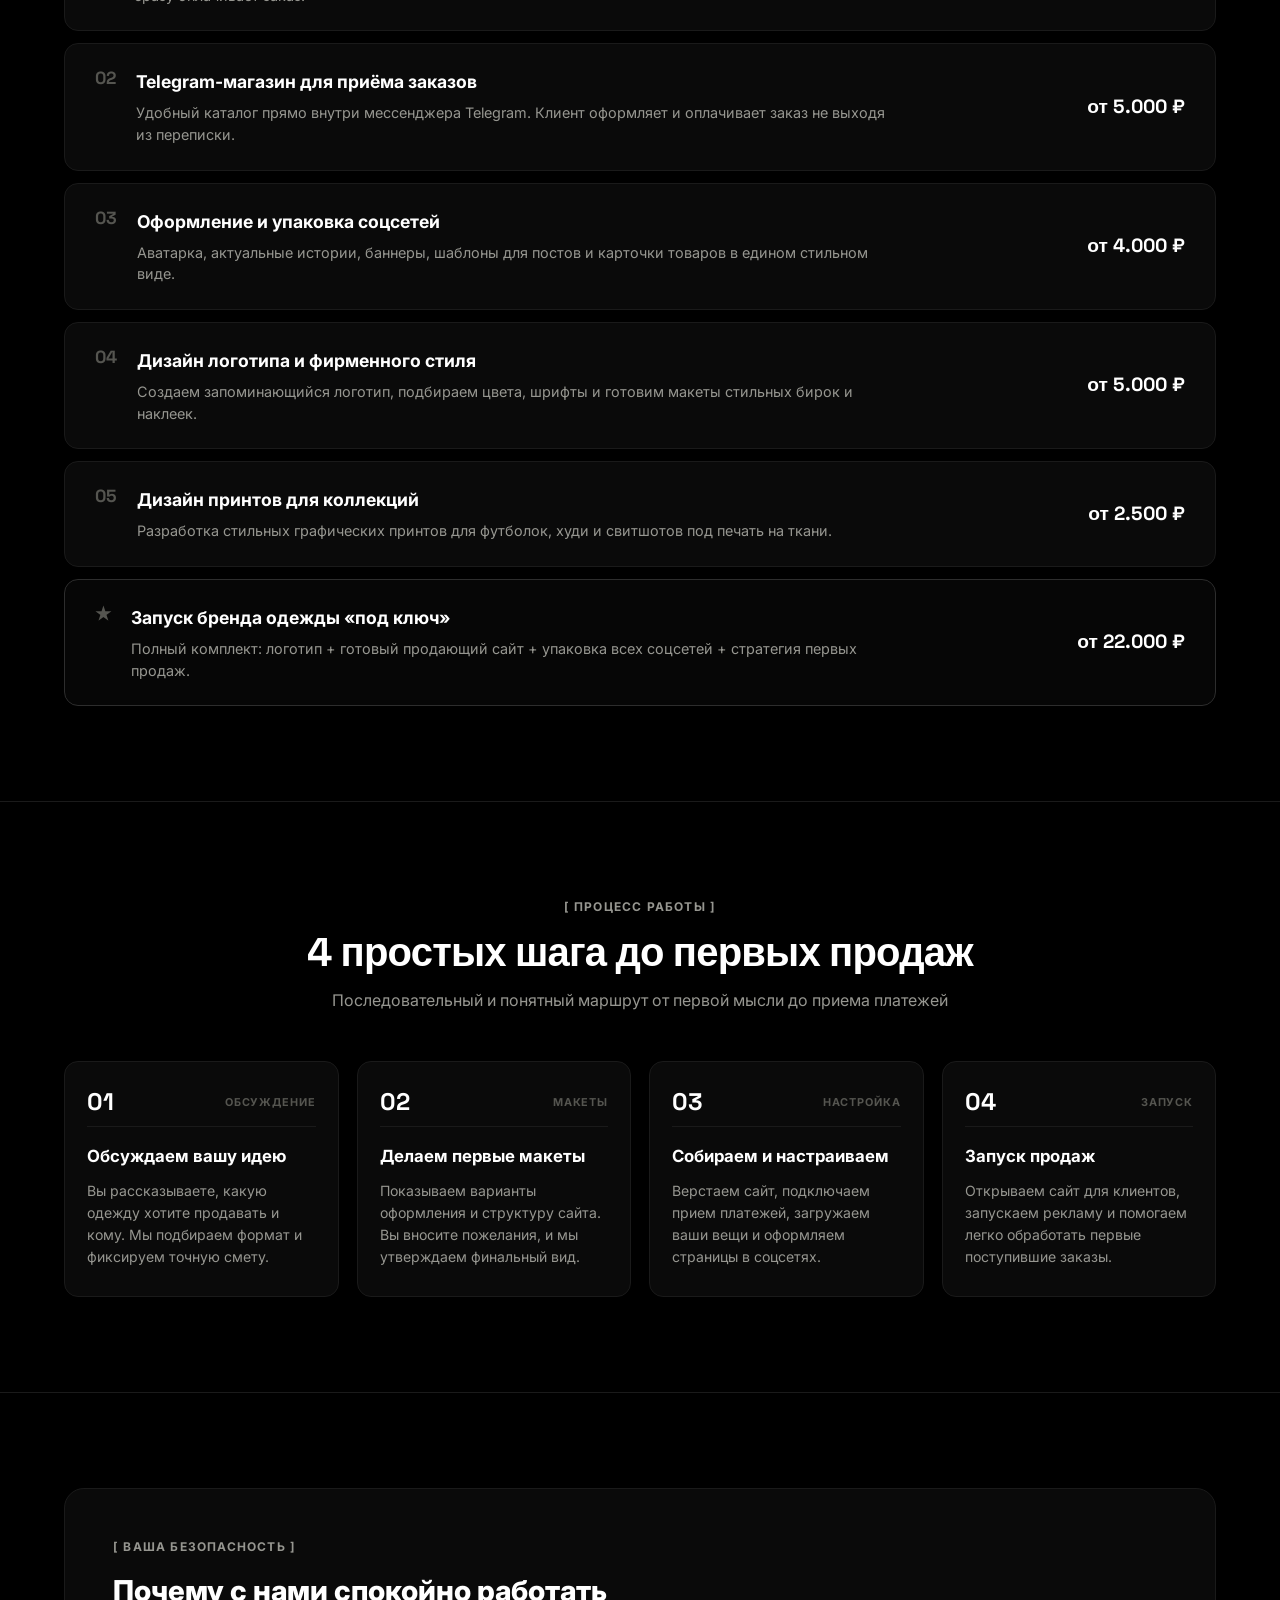
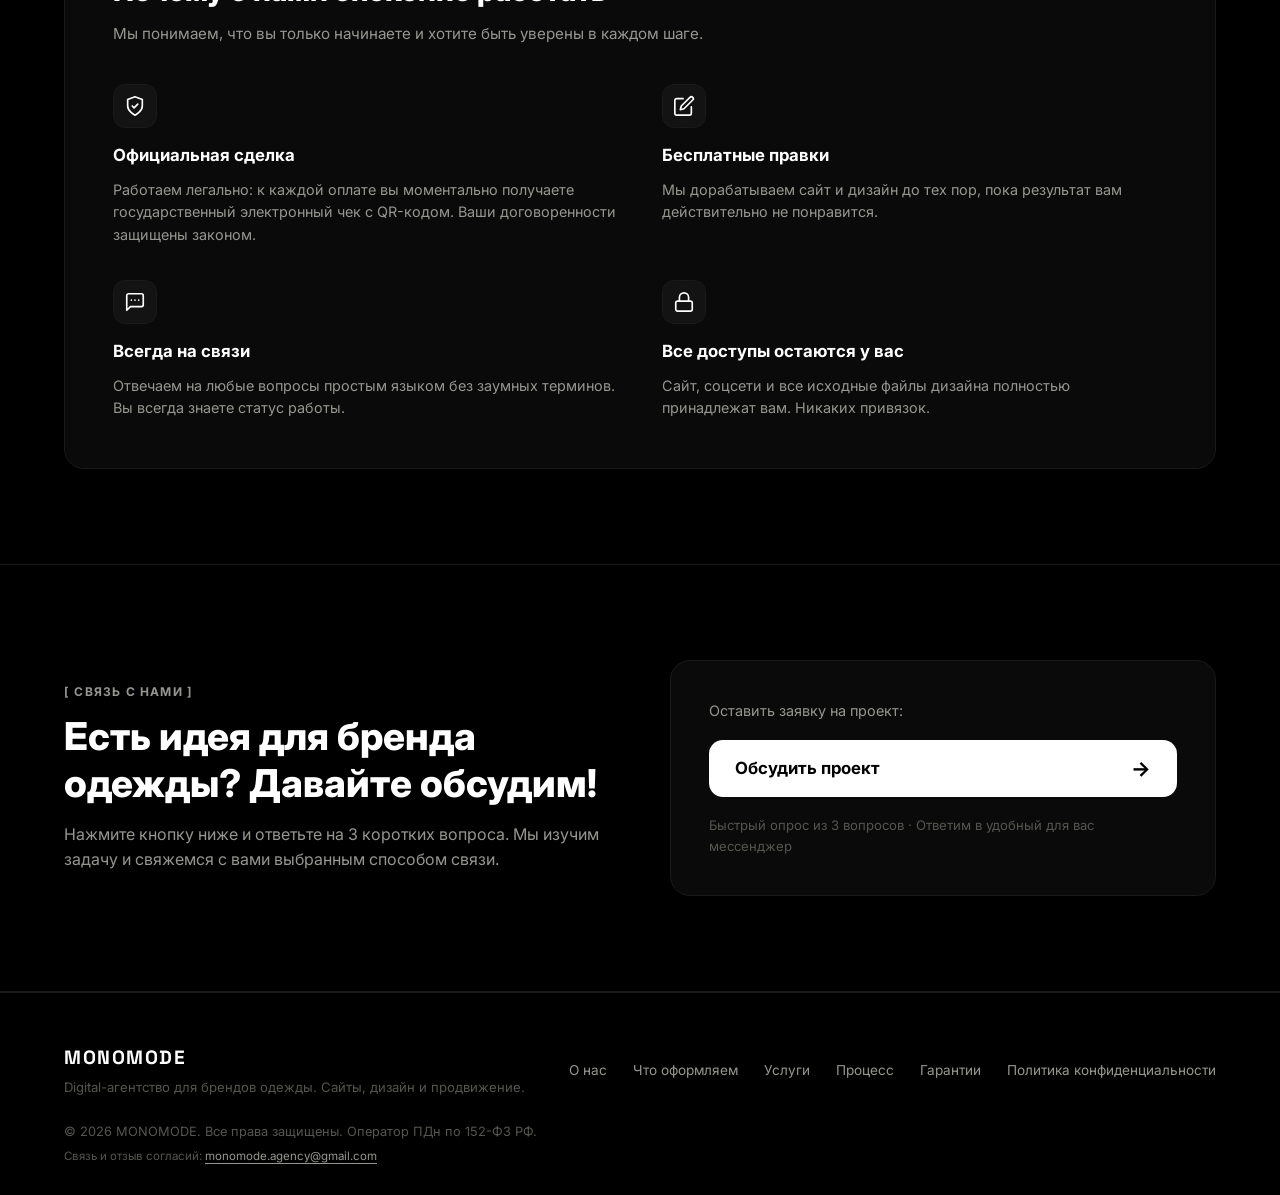
<file: monomode-agency/index.html>
<!DOCTYPE html>
<html lang="ru" data-theme="dark">
<head>
    <meta charset="UTF-8">
    <meta name="viewport" content="width=device-width, initial-scale=1.0">
    <title>MONOMODE — Сайты и продвижение брендов одежды</title>
    <link rel="stylesheet" href="style.css">
    <link rel="preconnect" href="https://fonts.googleapis.com">
    <link rel="preconnect" href="https://fonts.gstatic.com" crossorigin>
    <link href="https://fonts.googleapis.com/css2?family=Inter:wght@400;500;600;700;800;900&family=Space+Grotesk:wght@600;700;800&display=swap" rel="stylesheet">
</head>
<body>

    <!-- Навигация -->
    <nav class="nav">
        <div class="nav__brand">
            <a href="#" class="nav__logo">MONOMODE</a>
        </div>
        <div class="nav__links">
            <a href="#about">О нас</a>
            <a href="#showcase">Что оформляем</a>
            <a href="#services">Услуги и цены</a>
            <a href="#steps">Процесс работы</a>
            <a href="#guarantee">Гарантии</a>
            <a href="#contact">Контакты</a>
        </div>
        <div class="nav__actions">
            <!-- Переключатель светлой и темной темы -->
            <button class="theme-toggle" id="themeToggle" aria-label="Сменить тему оформления" title="Сменить тему оформления">
                <svg class="theme-icon theme-icon--sun" viewBox="0 0 24 24" fill="none" stroke="currentColor" stroke-width="2" stroke-linecap="round" stroke-linejoin="round">
                    <circle cx="12" cy="12" r="5"></circle>
                    <line x1="12" y1="1" x2="12" y2="3"></line>
                    <line x1="12" y1="21" x2="12" y2="23"></line>
                    <line x1="4.22" y1="4.22" x2="5.64" y2="5.64"></line>
                    <line x1="18.36" y1="18.36" x2="19.78" y2="19.78"></line>
                    <line x1="1" y1="12" x2="3" y2="12"></line>
                    <line x1="21" y1="12" x2="23" y2="12"></line>
                    <line x1="4.22" y1="19.78" x2="5.64" y2="18.36"></line>
                    <line x1="18.36" y1="5.64" x2="19.78" y2="4.22"></line>
                </svg>
                <svg class="theme-icon theme-icon--moon" viewBox="0 0 24 24" fill="none" stroke="currentColor" stroke-width="2" stroke-linecap="round" stroke-linejoin="round">
                    <path d="M21 12.79A9 9 0 1 1 11.21 3 7 7 0 0 0 21 12.79z"></path>
                </svg>
                <span class="theme-text">Тема</span>
            </button>
            <button class="nav__cta open-modal-btn">Обсудить проект ↗</button>
            <button class="nav__burger" aria-label="Открыть меню" onclick="document.querySelector('.nav__links').classList.toggle('open')">
                <span></span><span></span><span></span>
            </button>
        </div>
    </nav>

    <!-- Первый экран -->
    <section class="hero">
        <div class="hero__badge">digital-агентство для брендов одежды</div>
        <h1 class="hero__title">
            <span class="hero__word">MONO</span>
            <span class="hero__word hero__word--accent">MODE</span>
        </h1>
        <p class="hero__desc">
            Создаем стильные интернет-магазины, упаковываем соцсети и приводим покупателей для брендов одежды. Берем на себя весь digital, чтобы вы занимались развитием коллекций.
        </p>

        <!-- Стильный блок действий вместо банальных кнопок -->
        <div class="hero__cta-wrapper">
            <button class="hero-launch-btn open-modal-btn">
                <span class="hero-launch-btn__glow"></span>
                <span class="hero-launch-btn__text">Обсудить ваш проект</span>
                <span class="hero-launch-btn__arrow">→</span>
            </button>
            <a href="#services" class="hero-scroll-btn">
                <span>Тарифы и работы</span>
                <span class="hero-scroll-btn__icon">↓</span>
            </a>
        </div>

        <div class="hero__trust-strip">
            <div class="trust-mini">
                <span class="trust-mini__num">0 ₽</span>
                <span class="trust-mini__text">первый разбор идеи</span>
            </div>
            <div class="trust-mini__sep">•</div>
            <div class="trust-mini">
                <span class="trust-mini__num">100%</span>
                <span class="trust-mini__text">прозрачные условия</span>
            </div>
            <div class="trust-mini__sep">•</div>
            <div class="trust-mini">
                <span class="trust-mini__num">от 3 дней</span>
                <span class="trust-mini__text">первые результаты</span>
            </div>
        </div>
    </section>

    <!-- Бегущая строка -->
    <div class="ticker">
        <div class="ticker__track">
            <span>САЙТЫ ДЛЯ БРЕНДОВ ОДЕЖДЫ ✦ ПРОДВИЖЕНИЕ В СОЦСЕТЯХ ✦ РЕКЛАМА И КЛИЕНТЫ ✦ ДИЗАЙН ПРИНТОВ ✦ ОФОРМЛЕНИЕ МАГАЗИНА ✦ ТЕЛЕГРАМ-БОТЫ ✦ </span>
            <span>САЙТЫ ДЛЯ БРЕНДОВ ОДЕЖДЫ ✦ ПРОДВИЖЕНИЕ В СОЦСЕТЯХ ✦ РЕКЛАМА И КЛИЕНТЫ ✦ ДИЗАЙН ПРИНТОВ ✦ ОФОРМЛЕНИЕ МАГАЗИНА ✦ ТЕЛЕГРАМ-БОТЫ ✦ </span>
        </div>
    </div>

    <!-- Чем мы занимаемся (О нас) -->
    <section id="about" class="section about">
        <div class="container">
            <div class="section-head">
                <span class="section-tag">[ ЧЕМ МЫ ЗАНИМАЕМСЯ ]</span>
                <h2>Помогаем вашему бренду выделиться и продавать</h2>
                <p>Мы выстраиваем простую и понятную систему, которая привлекает покупателей на ваш сайт и в соцсети.</p>
            </div>

            <div class="about-grid">
                <div class="about-card about-card--big">
                    <span class="card-num">01</span>
                    <h3>Сайты и интернет-магазины одежды</h3>
                    <p>Создаем быстрые, стильные сайты, адаптированные под смартфоны. Ваши покупатели смогут удобно выбрать размер, посмотреть вещь и оплатить покупку в пару кликов через СБП или банковской картой.</p>
                    <ul class="clean-list">
                        <li>Каталог с фильтром по размерам и цветам</li>
                        <li>Удобная быстрая корзина без лишних полей</li>
                        <li>Мгновенные уведомления о заказах в Telegram</li>
                    </ul>
                </div>

                <div class="about-card">
                    <span class="card-num">02</span>
                    <h3>Продвижение и реклама</h3>
                    <p>Привлекаем живую аудиторию, которая любит стильную одежду: через рилсы, клипы, инфлюенсеров и точечную рекламу.</p>
                </div>

                <div class="about-card">
                    <span class="card-num">03</span>
                    <h3>Дизайн и визуальный стиль</h3>
                    <p>Разрабатываем лаконичный логотип, оформление профилей в соцсетях, бирки для одежды и упаковку заказов.</p>
                </div>

                <div class="about-card">
                    <span class="card-num">04</span>
                    <h3>Запуск бренда с нуля</h3>
                    <p>Если вы только на старте — соберем все воедино: от концепции и витрины до первых оформленных заказов.</p>
                </div>
            </div>
        </div>
    </section>

    <!-- Премиальная витрина форматов упаковки -->
    <section id="showcase" class="section showcase">
        <div class="container">
            <div class="section-head text-center">
                <span class="section-tag">[ ВИТРИНА ]</span>
                <h2>Как выглядит оформление коллекций</h2>
                <p>Разрабатываем профессиональную цифровую подачу для каждого типа одежды вашего бренда</p>
            </div>

            <div class="showcase-grid">
                <!-- Карточка 1: Худи -->
                <div class="showcase-card">
                    <div class="showcase-card__visual">
                        <div class="mockup-label">LOOKBOOK 01</div>
                        <div class="mockup-hero-text">HOODIE</div>
                        <div class="mockup-meta">OVERSIZED FIT // HEAVYWEIGHT</div>
                    </div>
                    <div class="showcase-card__body">
                        <h4>Худи и толстовки</h4>
                        <p>Индивидуальные карточки товаров, лукбук-презентация, показ деталей ткани и посадки</p>
                        <div class="showcase-tags">
                            <span>Карточка товара</span>
                            <span>Лукбук</span>
                            <span>Таблица замеров</span>
                        </div>
                    </div>
                </div>

                <!-- Карточка 2: Футболки -->
                <div class="showcase-card">
                    <div class="showcase-card__visual">
                        <div class="mockup-label">LOOKBOOK 02</div>
                        <div class="mockup-hero-text">T-SHIRT</div>
                        <div class="mockup-meta">BOXY CUT // GRAPHIC PRINT</div>
                    </div>
                    <div class="showcase-card__body">
                        <h4>Футболки и лонгсливы</h4>
                        <p>Презентация авторских принтов, размерные таблицы и стилизация в каталоге</p>
                        <div class="showcase-tags">
                            <span>Принты</span>
                            <span>Размерная сетка</span>
                            <span>Каталог</span>
                        </div>
                    </div>
                </div>

                <!-- Карточка 3: Куртки -->
                <div class="showcase-card">
                    <div class="showcase-card__visual">
                        <div class="mockup-label">LOOKBOOK 03</div>
                        <div class="mockup-hero-text">OUTER</div>
                        <div class="mockup-meta">ZIP-JACKETS // PUFFERS</div>
                    </div>
                    <div class="showcase-card__body">
                        <h4>Верхняя одежда и куртки</h4>
                        <p>Фокус на фактуре материалов, качественной фурнитуре и сезонных релизах</p>
                        <div class="showcase-tags">
                            <span>Фурнитура</span>
                            <span>Детализация</span>
                            <span>Видеообзор</span>
                        </div>
                    </div>
                </div>

                <!-- Карточка 4: Брюки -->
                <div class="showcase-card">
                    <div class="showcase-card__visual">
                        <div class="mockup-label">LOOKBOOK 04</div>
                        <div class="mockup-hero-text">PANTS</div>
                        <div class="mockup-meta">CARGO & JOGGERS // WIDE</div>
                    </div>
                    <div class="showcase-card__body">
                        <h4>Штаны и брюки-карго</h4>
                        <p>Демонстрация кроя, посадки по фигуре и готовых сочетаний образов</p>
                        <div class="showcase-tags">
                            <span>Посадка</span>
                            <span>Образы</span>
                            <span>Фотосессия</span>
                        </div>
                    </div>
                </div>

                <!-- Карточка 5: Аксессуары -->
                <div class="showcase-card">
                    <div class="showcase-card__visual">
                        <div class="mockup-label">LOOKBOOK 05</div>
                        <div class="mockup-hero-text">MERCH</div>
                        <div class="mockup-meta">CAPS // BAGS // DROPS</div>
                    </div>
                    <div class="showcase-card__body">
                        <h4>Кепки, мерч и аксессуары</h4>
                        <p>Оформление лимитированных тиражей, фирменных бирок и мелких серий</p>
                        <div class="showcase-tags">
                            <span>Мерч</span>
                            <span>Аксессуары</span>
                            <span>Быстрый заказ</span>
                        </div>
                    </div>
                </div>
            </div>
        </div>
    </section>

    <!-- Услуги и цены -->
    <section id="services" class="section services">
        <div class="container">
            <div class="section-head">
                <span class="section-tag">[ УСЛУГИ И ЦЕНЫ ]</span>
                <h2>Понятная стоимость без скрытых платежей</h2>
                <p>Доступные тарифы для тех, кто запускает свой бренд и ценит прозрачность.</p>
            </div>

            <div class="services-table">
                <!-- Услуга 1 -->
                <div class="service-item">
                    <div class="service-item__left">
                        <span class="service-num">01</span>
                        <div>
                            <h3>Сайт-каталог для бренда одежды</h3>
                            <p>Красивый и быстрый сайт, где покупатель видит вещи, выбирает нужный размер, способ доставки и сразу оплачивает заказ.</p>
                        </div>
                    </div>
                    <div class="service-item__price">от 8.000 ₽</div>
                </div>

                <!-- Услуга 2 -->
                <div class="service-item">
                    <div class="service-item__left">
                        <span class="service-num">02</span>
                        <div>
                            <h3>Telegram-магазин для приёма заказов</h3>
                            <p>Удобный каталог прямо внутри мессенджера Telegram. Клиент оформляет и оплачивает заказ не выходя из переписки.</p>
                        </div>
                    </div>
                    <div class="service-item__price">от 5.000 ₽</div>
                </div>

                <!-- Услуга 3 -->
                <div class="service-item">
                    <div class="service-item__left">
                        <span class="service-num">03</span>
                        <div>
                            <h3>Оформление и упаковка соцсетей</h3>
                            <p>Аватарка, актуальные истории, баннеры, шаблоны для постов и карточки товаров в едином стильном виде.</p>
                        </div>
                    </div>
                    <div class="service-item__price">от 4.000 ₽</div>
                </div>

                <!-- Услуга 4 -->
                <div class="service-item">
                    <div class="service-item__left">
                        <span class="service-num">04</span>
                        <div>
                            <h3>Дизайн логотипа и фирменного стиля</h3>
                            <p>Создаем запоминающийся логотип, подбираем цвета, шрифты и готовим макеты стильных бирок и наклеек.</p>
                        </div>
                    </div>
                    <div class="service-item__price">от 5.000 ₽</div>
                </div>

                <!-- Услуга 5 -->
                <div class="service-item">
                    <div class="service-item__left">
                        <span class="service-num">05</span>
                        <div>
                            <h3>Дизайн принтов для коллекций</h3>
                            <p>Разработка стильных графических принтов для футболок, худи и свитшотов под печать на ткани.</p>
                        </div>
                    </div>
                    <div class="service-item__price">от 2.500 ₽</div>
                </div>

                <!-- Услуга 6 (Комплекс) -->
                <div class="service-item service-item--featured">
                    <div class="service-item__left">
                        <span class="service-num">★</span>
                        <div>
                            <h3>Запуск бренда одежды «под ключ»</h3>
                            <p>Полный комплект: логотип + готовый продающий сайт + упаковка всех соцсетей + стратегия первых продаж.</p>
                        </div>
                    </div>
                    <div class="service-item__price">от 22.000 ₽</div>
                </div>
            </div>
        </div>
    </section>

    <!-- Как мы работаем: Удобный читаемый линейный процесс -->
    <section id="steps" class="section steps">
        <div class="container">
            <div class="section-head text-center">
                <span class="section-tag">[ ПРОЦЕСС РАБОТЫ ]</span>
                <h2>4 простых шага до первых продаж</h2>
                <p>Последовательный и понятный маршрут от первой мысли до приема платежей</p>
            </div>

            <div class="steps-timeline">
                <!-- Шаг 1 -->
                <div class="step-card">
                    <div class="step-card__top">
                        <span class="step-num">01</span>
                        <span class="step-label">ОБСУЖДЕНИЕ</span>
                    </div>
                    <h4>Обсуждаем вашу идею</h4>
                    <p>Вы рассказываете, какую одежду хотите продавать и кому. Мы подбираем формат и фиксируем точную смету.</p>
                </div>

                <!-- Шаг 2 -->
                <div class="step-card">
                    <div class="step-card__top">
                        <span class="step-num">02</span>
                        <span class="step-label">МАКЕТЫ</span>
                    </div>
                    <h4>Делаем первые макеты</h4>
                    <p>Показываем варианты оформления и структуру сайта. Вы вносите пожелания, и мы утверждаем финальный вид.</p>
                </div>

                <!-- Шаг 3 -->
                <div class="step-card">
                    <div class="step-card__top">
                        <span class="step-num">03</span>
                        <span class="step-label">НАСТРОЙКА</span>
                    </div>
                    <h4>Собираем и настраиваем</h4>
                    <p>Верстаем сайт, подключаем прием платежей, загружаем ваши вещи и оформляем страницы в соцсетях.</p>
                </div>

                <!-- Шаг 4 -->
                <div class="step-card">
                    <div class="step-card__top">
                        <span class="step-num">04</span>
                        <span class="step-label">ЗАПУСК</span>
                    </div>
                    <h4>Запуск продаж</h4>
                    <p>Открываем сайт для клиентов, запускаем рекламу и помогаем легко обработать первые поступившие заказы.</p>
                </div>
            </div>
        </div>
    </section>

    <!-- Гарантии и доверие -->
    <section id="guarantee" class="section guarantee">
        <div class="container">
            <div class="guarantee-box">
                <div class="guarantee-box__header">
                    <span class="section-tag">[ ВАША БЕЗОПАСНОСТЬ ]</span>
                    <h2>Почему с нами спокойно работать</h2>
                    <p>Мы понимаем, что вы только начинаете и хотите быть уверены в каждом шаге.</p>
                </div>

                <div class="guarantee-grid">
                    <!-- Гарантия 1 -->
                    <div class="guar-item">
                        <div class="guar-icon">
                            <svg viewBox="0 0 24 24" fill="none" stroke="currentColor" stroke-width="1.8" stroke-linecap="round" stroke-linejoin="round">
                                <path d="M12 22s8-4 8-10V5l-8-3-8 3v7c0 6 8 10 8 10z"/>
                                <path d="m9 12 2 2 4-4"/>
                            </svg>
                        </div>
                        <h4>Официальная сделка</h4>
                        <p>Работаем легально: к каждой оплате вы моментально получаете государственный электронный чек с QR-кодом. Ваши договоренности защищены законом.</p>
                    </div>

                    <!-- Гарантия 2 -->
                    <div class="guar-item">
                        <div class="guar-icon">
                            <svg viewBox="0 0 24 24" fill="none" stroke="currentColor" stroke-width="1.8" stroke-linecap="round" stroke-linejoin="round">
                                <path d="M11 4H4a2 2 0 0 0-2 2v14a2 2 0 0 0 2 2h14a2 2 0 0 0 2-2v-7"/>
                                <path d="M18.5 2.5a2.121 2.121 0 0 1 3 3L12 15l-4 1 1-4 9.5-9.5z"/>
                            </svg>
                        </div>
                        <h4>Бесплатные правки</h4>
                        <p>Мы дорабатываем сайт и дизайн до тех пор, пока результат вам действительно не понравится.</p>
                    </div>

                    <!-- Гарантия 3 -->
                    <div class="guar-item">
                        <div class="guar-icon">
                            <svg viewBox="0 0 24 24" fill="none" stroke="currentColor" stroke-width="1.8" stroke-linecap="round" stroke-linejoin="round">
                                <path d="M21 15a2 2 0 0 1-2 2H7l-4 4V5a2 2 0 0 1 2-2h14a2 2 0 0 1 2 2z"/>
                                <path d="M8 10h.01M12 10h.01M16 10h.01"/>
                            </svg>
                        </div>
                        <h4>Всегда на связи</h4>
                        <p>Отвечаем на любые вопросы простым языком без заумных терминов. Вы всегда знаете статус работы.</p>
                    </div>

                    <!-- Гарантия 4 -->
                    <div class="guar-item">
                        <div class="guar-icon">
                            <svg viewBox="0 0 24 24" fill="none" stroke="currentColor" stroke-width="1.8" stroke-linecap="round" stroke-linejoin="round">
                                <rect width="18" height="11" x="3" y="11" rx="2" ry="2"/>
                                <path d="M7 11V7a5 5 0 0 1 10 0v4"/>
                            </svg>
                        </div>
                        <h4>Все доступы остаются у вас</h4>
                        <p>Сайт, соцсети и все исходные файлы дизайна полностью принадлежат вам. Никаких привязок.</p>
                    </div>
                </div>
            </div>
        </div>
    </section>

    <!-- Контакты -->
    <section id="contact" class="section contact">
        <div class="container contact-container">
            <div class="contact-text">
                <span class="section-tag">[ СВЯЗЬ С НАМИ ]</span>
                <h2>Есть идея для бренда одежды? Давайте обсудим!</h2>
                <p>Нажмите кнопку ниже и ответьте на 3 коротких вопроса. Мы изучим задачу и свяжемся с вами выбранным способом связи.</p>
            </div>
            <div class="contact-card">
                <div class="contact-card__title">Оставить заявку на проект:</div>
                <button class="contact-btn open-modal-btn">
                    <span>Обсудить проект</span>
                    <span class="contact-btn__arrow">→</span>
                </button>
                <p class="contact-card__hint">Быстрый опрос из 3 вопросов · Ответим в удобный для вас мессенджер</p>
            </div>
        </div>
    </section>

    <!-- Футер -->
    <footer class="footer">
        <div class="container footer-inner">
            <div class="footer-col">
                <span class="footer-brand">MONOMODE</span>
                <p class="footer-sub">Digital-агентство для брендов одежды. Сайты, дизайн и продвижение.</p>
            </div>
            <div class="footer-col footer-links">
                <a href="#about">О нас</a>
                <a href="#showcase">Что оформляем</a>
                <a href="#services">Услуги</a>
                <a href="#steps">Процесс</a>
                <a href="#guarantee">Гарантии</a>
                <a href="#" class="open-privacy-btn">Политика конфиденциальности</a>
            </div>
            <div class="footer-col footer-copy">
                <span>© 2026 MONOMODE. Все права защищены.</span>
                <span>Оператор ПДн по 152-ФЗ РФ.</span>
                <span class="delete-request-text">Связь и отзыв согласий: <a href="mailto:monomode.agency@gmail.com">monomode.agency@gmail.com</a></span>
            </div>
        </div>
    </footer>

    <!-- ================= МОДАЛЬНОЕ ОКНО: ОПРОС / ОБСУДИТЬ ПРОЕКТ ================= -->
    <div class="modal-overlay" id="quizModal" aria-hidden="true">
        <div class="modal-window">
            <button class="modal-close" id="modalClose" aria-label="Закрыть окно">&times;</button>
            
            <div class="quiz-container">
                <!-- Полоса прогресса -->
                <div class="quiz-progress">
                    <div class="quiz-progress__bar" id="progressBar"></div>
                </div>
                
                <form id="quizForm" name="quiz-leads" method="POST" data-netlify="true" netlify-honeypot="bot-field">
                    <input type="hidden" name="form-name" value="quiz-leads">
                    <p style="display:none;"><input name="bot-field"></p>
                    <input type="hidden" name="goal" id="hiddenGoal" value="">
                    <input type="hidden" name="idea" id="hiddenIdea" value="">
                    <input type="hidden" name="channel" id="hiddenChannel" value="">
                    <input type="hidden" name="contact" id="hiddenContact" value="">
                    <!-- Вопрос 1: Цель -->
                    <div class="quiz-step active" data-step="1">
                        <span class="quiz-step-tag">ВОПРОС 1 ИЗ 3</span>
                        <h3 class="quiz-title">С какой целью вы обращаетесь?</h3>
                        <p class="quiz-subtitle">Выберите подходящий формат взаимодействия:</p>
                        
                        <div class="quiz-options">
                            <label class="quiz-option">
                                <input type="radio" name="goal" value="Сотрудничество / Создать сайт и продвижение" checked>
                                <span class="quiz-option__box">
                                    <span class="option-name">Сотрудничество: сайт или продвижение</span>
                                    <span class="option-info">Разработка интернет-магазина, дизайн или реклама</span>
                                </span>
                            </label>
                            <label class="quiz-option">
                                <input type="radio" name="goal" value="Запуск бренда одежды под ключ">
                                <span class="quiz-option__box">
                                    <span class="option-name">Запуск бренда одежды «под ключ»</span>
                                    <span class="option-info">Полный цикл: стиль, витрина, запуск продаж</span>
                                </span>
                            </label>
                            <label class="quiz-option">
                                <input type="radio" name="goal" value="Партнерство / Коллаборация">
                                <span class="quiz-option__box">
                                    <span class="option-name">Партнерство или коллаборация</span>
                                    <span class="option-info">Совместные релизы, проекты или деловые предложения</span>
                                </span>
                            </label>
                            <label class="quiz-option">
                                <input type="radio" name="goal" value="Другой вопрос или консультация">
                                <span class="quiz-option__box">
                                    <span class="option-name">Консультация по идее</span>
                                    <span class="option-info">Хочу посоветоваться перед началом</span>
                                </span>
                            </label>
                        </div>

                        <div class="quiz-actions">
                            <button type="button" class="btn btn--primary next-step-btn">Далее →</button>
                        </div>
                    </div>

                    <!-- Вопрос 2: Описание идеи -->
                    <div class="quiz-step" data-step="2">
                        <span class="quiz-step-tag">ВОПРОС 2 ИЗ 3</span>
                        <h3 class="quiz-title">Кратко опишите вашу идею</h3>
                        <p class="quiz-subtitle">Какую одежду планируете выпускать, что уже есть или что требуется сделать?</p>
                        
                        <div class="quiz-field">
                            <textarea class="quiz-textarea" id="projectIdea" placeholder="Например: планируем выпустить оверсайз худи и футболки, нужен стильный сайт-магазин и оформление соцсетей..." rows="4"></textarea>
                        </div>

                        <div class="quiz-actions">
                            <button type="button" class="btn btn--secondary prev-step-btn">← Назад</button>
                            <button type="button" class="btn btn--primary next-step-btn">Далее →</button>
                        </div>
                    </div>

                    <!-- Вопрос 3: Выбор способа связи (VK / Telegram / WhatsApp) -->
                    <div class="quiz-step" data-step="3">
                        <span class="quiz-step-tag">ВОПРОС 3 ИЗ 3</span>
                        <h3 class="quiz-title">Где вам удобнее пообщаться?</h3>
                        <p class="quiz-subtitle">Выберите подходящий мессенджер или соцсеть:</p>
                        
                        <!-- Формат выбора мессенджера -->
                        <div class="channel-selector">
                            <label class="channel-pill">
                                <input type="radio" name="contactType" value="Telegram" checked>
                                <span class="channel-box">
                                    <span class="channel-icon">✈</span>
                                    <span class="channel-title">Telegram</span>
                                </span>
                            </label>
                            <label class="channel-pill">
                                <input type="radio" name="contactType" value="ВКонтакте">
                                <span class="channel-box">
                                    <span class="channel-icon">VK</span>
                                    <span class="channel-title">ВКонтакте</span>
                                </span>
                            </label>
                            <label class="channel-pill">
                                <input type="radio" name="contactType" value="WhatsApp">
                                <span class="channel-box">
                                    <span class="channel-icon">WA</span>
                                    <span class="channel-title">WhatsApp</span>
                                </span>
                            </label>
                        </div>

                        <div class="quiz-field">
                            <label class="field-label" id="contactFieldLabel">Укажите контакт для связи:</label>
                            <input type="text" class="quiz-input" id="contactChannel" placeholder="@username в Telegram" required>
                        </div>

                        <label class="privacy-consent">
                            <input type="checkbox" id="privacyConsent" checked required>
                            <span class="privacy-consent__text">
                                Нажимая кнопку, вы соглашаетесь с <a href="#" class="open-privacy-btn">Политикой конфиденциальности</a> и даете согласие на обработку персональных данных (152-ФЗ)
                            </span>
                        </label>

                        <div class="quiz-actions">
                            <button type="button" class="btn btn--secondary prev-step-btn">← Назад</button>
                            <button type="button" class="btn btn--primary" id="submitQuiz">Отправить заявку ✓</button>
                        </div>
                    </div>

                    <!-- Экран успеха -->
                    <div class="quiz-step quiz-success" data-step="success">
                        <div class="success-mark">✓</div>
                        <h3 class="quiz-title">Заявка успешно отправлена!</h3>
                        <p class="quiz-subtitle">Мы получили ваше сообщение и свяжемся с вами удобным способом.</p>
                        <button type="button" class="btn btn--secondary" id="closeSuccessBtn">Отлично</button>
                    </div>
                </form>
            </div>
        </div>
    </div>

    <!-- ================= МОДАЛЬНОЕ ОКНО: ПОЛИТИКА КОНФИДЕНЦИАЛЬНОСТИ (152-ФЗ) ================= -->
    <div class="modal-overlay" id="privacyModal" aria-hidden="true">
        <div class="modal-window modal-window--large">
            <button class="modal-close" id="privacyClose" aria-label="Закрыть окно">&times;</button>
            <div class="privacy-container">
                <h3>Политика обработки персональных данных</h3>
                <span class="privacy-date">Редакция от 2026 года // Соответствие 152-ФЗ РФ</span>
                
                <div class="privacy-scroll-content">
                    <h4>1. Общие положения</h4>
                    <p>Настоящая Политика обработки персональных данных (далее — «Политика») определяет порядок сбора, хранения и обработки персональных данных пользователей сайта MONOMODE в соответствии с Федеральным законом РФ от 27.07.2006 № 152-ФЗ «О персональных данных».</p>
                    
                    <h4>2. Категории собираемых данных</h4>
                    <p>Оператор обрабатывает следующие персональные данные, предоставляемые Пользователем добровольно при заполнении форм на сайте:</p>
                    <ul>
                        <li>Имя или псевдоним;</li>
                        <li>Идентификатор связи (номер телефона, Telegram-никнейм, ссылка на страницу ВКонтакте или WhatsApp);</li>
                        <li>Обезличенные технические данные, собираемые с помощью файлов cookie (IP-адрес, тип браузера, геолокация).</li>
                    </ul>

                    <h4>3. Цели обработки данных</h4>
                    <p>Персональные данные собираются исключительно в целях:</p>
                    <ul>
                        <li>Обработки входящих заявок и консультирования по вопросам разработки сайтов и digital-услуг;</li>
                        <li>Заключения и исполнения договоров на оказание услуг;</li>
                        <li>Улучшения качества работы сайта и взаимодействия с пользователями.</li>
                    </ul>

                    <h4>4. Хранение и защита данных</h4>
                    <p>Все персональные данные хранятся на серверах, расположенных исключительно на территории Российской Федерации (в строгом соответствии с ч. 5 ст. 18 152-ФЗ). Оператор предпринимает необходимые правовые, организационные и технические меры для защиты данных от неправомерного доступа.</p>

                    <h4>5. Права субъекта и удаление данных</h4>
                    <p>Пользователь имеет право в любой момент запросить информацию об обработке своих данных, потребовать их уточнения, блокирования или полного удаления. Для отзыва согласия достаточно отправить запрос в свободной форме на электронную почту: <strong>monomode.agency@gmail.com</strong>. Данные удаляются в течение 10 рабочих дней.</p>
                </div>

                <div class="privacy-modal-footer">
                    <button type="button" class="btn btn--primary" id="privacyAgreeBtn">Понятно, закрыть</button>
                </div>
            </div>
        </div>
    </div>

    <!-- ================= БАННЕР COOKIE ================= -->
    <div class="cookie-banner" id="cookieBanner">
        <div class="cookie-banner__inner">
            <p>Мы используем файлы cookie для удобной работы сайта и аналитики в соответствии с <a href="#" class="open-privacy-btn">Политикой конфиденциальности</a>.</p>
            <button class="btn btn--primary btn--sm" id="acceptCookiesBtn">Принять</button>
        </div>
    </div>

    <script src="script.js"></script>
</body>
</html>
</file>
<file: style.css>
/* ==========================================================================
   MONOMODE // ARCHIVE EDITORIAL DESIGN SYSTEM
   Deep matte black, 1px architectural grid, monospace labels, zero clutter
   ========================================================================== */

:root,
[data-theme="dark"] {
    --bg: #080808;
    --bg-elevated: #0f0f0f;
    --bg-hover: #141414;
    --text: #f4f4f4;
    --text-muted: #8a8a8e;
    --text-dim: #55555a;
    --line: rgba(255, 255, 255, 0.12);
    --line-strong: rgba(255, 255, 255, 0.28);
    --accent: #ffffff;
    --accent-text: #080808;
    --nav-bg: rgba(8, 8, 8, 0.88);
    --modal-bg: #111111;
    --badge-bg: rgba(255, 255, 255, 0.05);
}

[data-theme="light"] {
    --bg: #f6f6f4;
    --bg-elevated: #ffffff;
    --bg-hover: #ecece9;
    --text: #0d0d0d;
    --text-muted: #5e5e64;
    --text-dim: #8c8c94;
    --line: rgba(0, 0, 0, 0.12);
    --line-strong: rgba(0, 0, 0, 0.3);
    --accent: #0d0d0d;
    --accent-text: #ffffff;
    --nav-bg: rgba(246, 246, 244, 0.9);
    --modal-bg: #ffffff;
    --badge-bg: rgba(0, 0, 0, 0.04);
}

*, *::before, *::after {
    box-sizing: border-box;
    margin: 0;
    padding: 0;
}

html {
    scroll-behavior: smooth;
    font-size: 16px;
    overflow-x: hidden;
    width: 100%;
}

body {
    background-color: var(--bg);
    color: var(--text);
    font-family: 'Inter', -apple-system, BlinkMacSystemFont, sans-serif;
    line-height: 1.55;
    -webkit-font-smoothing: antialiased;
    overflow-x: hidden;
    width: 100%;
    transition: background-color 0.25s ease, color 0.25s ease;
}

body.modal-open {
    overflow: hidden;
}

a {
    color: inherit;
    text-decoration: none;
}

button {
    font-family: inherit;
    cursor: pointer;
    border: none;
    background: none;
    color: inherit;
}

.container {
    width: 100%;
    max-width: 1280px;
    margin: 0 auto;
    padding: 0 32px;
}

/* ================= НАВИГАЦИЯ (СТАРЫЙ ЧИСТЫЙ ФОРМАТ, ВЫРОВНЕНА ПО СЕТКЕ) ================= */
.nav {
    position: fixed;
    top: 0;
    left: 0;
    right: 0;
    height: 70px;
    background: var(--nav-bg);
    backdrop-filter: blur(14px);
    -webkit-backdrop-filter: blur(14px);
    border-bottom: 1px solid var(--line);
    z-index: 1000;
}

.nav__inner {
    width: 100%;
    max-width: 1280px;
    height: 100%;
    margin: 0 auto;
    padding: 0 32px;
    display: flex;
    align-items: center;
    justify-content: space-between;
    gap: 20px;
}

.nav__logo {
    font-family: 'Space Grotesk', sans-serif;
    font-weight: 700;
    font-size: 1.15rem;
    letter-spacing: 0.14em;
    text-transform: uppercase;
    white-space: nowrap;
}

.nav__links {
    display: flex;
    align-items: center;
    gap: 24px;
}

.nav__links a {
    font-size: 0.88rem;
    font-weight: 500;
    color: var(--text-muted);
    white-space: nowrap;
    transition: color 0.2s ease;
}

.nav__links a:hover {
    color: var(--text);
}

.nav__actions {
    display: flex;
    align-items: center;
    gap: 10px;
}

.nav__tg-btn {
    width: 36px;
    height: 36px;
    border-radius: 50%;
    border: 1px solid var(--line);
    display: inline-flex;
    align-items: center;
    justify-content: center;
    color: var(--text);
    transition: border-color 0.2s ease, background-color 0.2s ease;
}

.nav__tg-btn:hover {
    border-color: var(--line-strong);
    background: var(--bg-hover);
}

.theme-toggle {
    height: 36px;
    padding: 0 13px;
    border-radius: 999px;
    border: 1px solid var(--line);
    display: inline-flex;
    align-items: center;
    gap: 7px;
    font-size: 0.82rem;
    font-weight: 500;
    color: var(--text);
    transition: border-color 0.2s ease, background-color 0.2s ease;
}

.theme-toggle:hover {
    border-color: var(--line-strong);
    background: var(--bg-hover);
}

.theme-icon {
    width: 15px;
    height: 15px;
}

[data-theme="dark"] .theme-icon--moon {
    display: none;
}

[data-theme="light"] .theme-icon--sun {
    display: none;
}

.nav__cta {
    height: 36px;
    padding: 0 18px;
    border-radius: 999px;
    background: var(--accent);
    color: var(--accent-text);
    font-size: 0.84rem;
    font-weight: 600;
    transition: opacity 0.2s ease, transform 0.2s ease;
}

.nav__cta:hover {
    opacity: 0.88;
}

.nav__burger {
    display: none;
    flex-direction: column;
    justify-content: center;
    gap: 5px;
    width: 36px;
    height: 36px;
    padding: 6px;
    border: 1px solid var(--line);
    border-radius: 8px;
}

.nav__burger span {
    display: block;
    width: 100%;
    height: 1.5px;
    background: var(--text);
}

/* ================= КНОПКИ ================= */
.btn {
    display: inline-flex;
    align-items: center;
    justify-content: center;
    gap: 8px;
    height: 48px;
    padding: 0 26px;
    font-size: 0.92rem;
    font-weight: 600;
    border-radius: 999px;
    transition: all 0.2s ease;
    white-space: nowrap;
}

.btn--primary {
    background: var(--accent);
    color: var(--accent-text);
}

.btn--primary:hover {
    opacity: 0.88;
    transform: translateY(-1px);
}

.btn--secondary {
    border: 1px solid var(--line-strong);
    color: var(--text);
    background: transparent;
}

.btn--secondary:hover {
    background: var(--bg-hover);
    border-color: var(--text);
}

.btn--full {
    width: 100%;
}

.btn--sm {
    height: 38px;
    padding: 0 18px;
    font-size: 0.84rem;
}

/* ================= HERO (ARCHIVE EDITORIAL STYLE) ================= */
.hero {
    padding-top: 70px;
    display: flex;
    flex-direction: column;
    justify-content: space-between;
    border-bottom: 1px solid var(--line);
}

.hero__inner {
    width: 100%;
    max-width: 1280px;
    margin: 0 auto;
    padding: 48px 32px 56px;
    display: flex;
    flex-direction: column;
    gap: 36px;
}

.hero__meta {
    display: flex;
    justify-content: space-between;
    align-items: center;
    font-family: 'JetBrains Mono', monospace;
    font-size: 0.78rem;
    letter-spacing: 0.08em;
    color: var(--text-muted);
    padding-bottom: 18px;
    border-bottom: 1px solid var(--line);
}

.hero__title {
    font-family: 'Space Grotesk', sans-serif;
    font-weight: 700;
    font-size: clamp(3.8rem, 12.5vw, 10.5rem);
    line-height: 0.92;
    letter-spacing: -0.04em;
    text-transform: uppercase;
    text-align: center;
    margin: 18px 0;
    user-select: none;
}

.hero__bottom {
    display: flex;
    align-items: center;
    justify-content: space-between;
    gap: 32px;
    padding-top: 26px;
    border-top: 1px solid var(--line);
}

.hero__desc {
    max-width: 560px;
    font-size: 1.02rem;
    color: var(--text-muted);
    line-height: 1.6;
}

.hero__actions {
    display: flex;
    align-items: center;
    gap: 12px;
    flex-wrap: wrap;
    flex-shrink: 0;
}

/* ================= БЕГУЩАЯ СТРОКА ================= */
.ticker {
    width: 100%;
    overflow: hidden;
    border-top: 1px solid var(--line);
    background: var(--bg-elevated);
    padding: 14px 0;
}

.ticker__track {
    display: flex;
    width: max-content;
    animation: tickerScroll 32s linear infinite;
}

.ticker__track span {
    font-family: 'JetBrains Mono', monospace;
    font-size: 0.8rem;
    letter-spacing: 0.12em;
    color: var(--text-muted);
    white-space: nowrap;
    padding-right: 12px;
}

@keyframes tickerScroll {
    0% {
        transform: translateX(0);
    }
    100% {
        transform: translateX(-50%);
    }
}

/* ================= СЕКЦИИ И ЗАГОЛОВКИ ================= */
.section {
    padding: 96px 0;
    border-bottom: 1px solid var(--line);
}

.section-head {
    margin-bottom: 48px;
    max-width: 680px;
}

.section-tag {
    display: inline-block;
    font-family: 'JetBrains Mono', monospace;
    font-size: 0.78rem;
    letter-spacing: 0.1em;
    color: var(--text-muted);
    margin-bottom: 14px;
}

.section-head h2 {
    font-family: 'Space Grotesk', sans-serif;
    font-size: clamp(1.9rem, 3.6vw, 2.8rem);
    font-weight: 700;
    line-height: 1.12;
    letter-spacing: -0.025em;
    margin-bottom: 14px;
}

.section-head p {
    font-size: 1rem;
    color: var(--text-muted);
}

/* ================= АРХИТЕКТУРНАЯ СЕТКА (БЕЗ СЕРЫХ КОРОБОК) ================= */
.arch-grid {
    display: grid;
    border-top: 1px solid var(--line);
    border-left: 1px solid var(--line);
}

.arch-grid--4 {
    grid-template-columns: repeat(4, 1fr);
}

.arch-cell {
    min-width: 0;
    padding: 32px 26px;
    border-right: 1px solid var(--line);
    border-bottom: 1px solid var(--line);
    background: transparent;
    transition: background-color 0.2s ease;
    display: flex;
    flex-direction: column;
}

.arch-cell:hover {
    background: var(--bg-hover);
}

.arch-cell__top {
    display: flex;
    justify-content: space-between;
    align-items: center;
    margin-bottom: 28px;
}

.mono-num {
    font-family: 'JetBrains Mono', monospace;
    font-size: 0.85rem;
    font-weight: 600;
    color: var(--text);
}

.mono-label {
    font-family: 'JetBrains Mono', monospace;
    font-size: 0.72rem;
    letter-spacing: 0.08em;
    color: var(--text-dim);
}

.arch-cell h3 {
    font-family: 'Space Grotesk', sans-serif;
    font-size: 1.2rem;
    font-weight: 700;
    margin-bottom: 10px;
    line-height: 1.25;
}

.arch-cell p {
    font-size: 0.92rem;
    color: var(--text-muted);
    line-height: 1.55;
}

.guar-icon {
    width: 36px;
    height: 36px;
    margin-bottom: 24px;
    color: var(--text);
}

.guar-icon svg {
    width: 100%;
    height: 100%;
}

/* ================= УСЛУГИ И ЦЕНЫ (7 ПОЗИЦИЙ, ЭЛЕГАНТНАЯ СЕТКА) ================= */
.services-grid {
    display: grid;
    grid-template-columns: repeat(3, 1fr);
    border-top: 1px solid var(--line);
    border-left: 1px solid var(--line);
}

.srv-card {
    min-width: 0;
    padding: 28px 26px;
    border-right: 1px solid var(--line);
    border-bottom: 1px solid var(--line);
    display: flex;
    flex-direction: column;
    justify-content: space-between;
    transition: background-color 0.2s ease;
}

.srv-card:hover {
    background: var(--bg-hover);
}

.srv-card__head {
    display: flex;
    justify-content: space-between;
    align-items: center;
    margin-bottom: 18px;
}

.srv-tag {
    font-family: 'JetBrains Mono', monospace;
    font-size: 0.7rem;
    letter-spacing: 0.08em;
    padding: 4px 9px;
    border: 1px solid var(--line);
    color: var(--text-muted);
}

.srv-card h3 {
    font-family: 'Space Grotesk', sans-serif;
    font-size: 1.18rem;
    font-weight: 700;
    margin-bottom: 10px;
    line-height: 1.25;
}

.srv-card p {
    font-size: 0.9rem;
    color: var(--text-muted);
    line-height: 1.55;
    margin-bottom: 24px;
}

.srv-card__foot {
    display: flex;
    align-items: center;
    justify-content: space-between;
    padding-top: 18px;
    border-top: 1px solid var(--line);
    gap: 12px;
}

.srv-price {
    font-family: 'Space Grotesk', sans-serif;
    font-size: 1.2rem;
    font-weight: 700;
    white-space: nowrap;
}

.srv-btn {
    font-family: 'JetBrains Mono', monospace;
    font-size: 0.78rem;
    padding: 8px 14px;
    border: 1px solid var(--line-strong);
    border-radius: 999px;
    transition: all 0.2s ease;
    white-space: nowrap;
}

.srv-btn:hover {
    background: var(--accent);
    color: var(--accent-text);
    border-color: var(--accent);
}

/* Выделенная 7-я услуга на всю ширину */
.srv-card--featured {
    grid-column: 1 / -1;
    flex-direction: row;
    align-items: center;
    justify-content: space-between;
    gap: 32px;
    background: var(--bg-elevated);
}

.srv-card--featured .srv-card__info {
    max-width: 640px;
}

.srv-card--featured .srv-card__head {
    justify-content: flex-start;
    gap: 12px;
    margin-bottom: 12px;
}

.srv-card--featured p {
    margin-bottom: 0;
}

.srv-card__foot--featured {
    border-top: none;
    padding-top: 0;
    gap: 24px;
    flex-shrink: 0;
}

.srv-card__foot--featured .srv-price {
    font-size: 1.45rem;
}

/* ================= КОНТАКТЫ (СТАРЫЙ КАРТОЧНЫЙ ФОРМАТ) ================= */
.contact-container {
    display: grid;
    grid-template-columns: 1.15fr 0.85fr;
    gap: 48px;
    align-items: center;
}

.contact-text,
.contact-card {
    min-width: 0;
}

.contact-text h2 {
    font-family: 'Space Grotesk', sans-serif;
    font-size: clamp(1.8rem, 3.2vw, 2.5rem);
    font-weight: 700;
    line-height: 1.15;
    margin-bottom: 16px;
}

.contact-text p {
    color: var(--text-muted);
    font-size: 1rem;
    max-width: 500px;
    margin-bottom: 28px;
}

.contact-direct {
    display: flex;
    flex-direction: column;
    gap: 10px;
}

.contact-direct__label {
    font-family: 'JetBrains Mono', monospace;
    font-size: 0.78rem;
    letter-spacing: 0.1em;
    color: var(--text-muted);
}

.contact-direct__link {
    display: inline-flex;
    align-items: center;
    gap: 10px;
    width: fit-content;
    padding: 10px 18px;
    border: 1px solid var(--line-strong);
    border-radius: 999px;
    font-size: 0.92rem;
    font-weight: 500;
    transition: background-color 0.2s ease, border-color 0.2s ease;
}

.contact-direct__link:hover {
    background: var(--bg-hover);
    border-color: var(--text);
}

.tg-badge-dot {
    width: 8px;
    height: 8px;
    border-radius: 50%;
    background: #22c55e;
}

.contact-card {
    padding: 36px 32px;
    border: 1px solid var(--line-strong);
    background: var(--bg-elevated);
    display: flex;
    flex-direction: column;
    gap: 14px;
}

.contact-card__title {
    font-family: 'Space Grotesk', sans-serif;
    font-size: 1.1rem;
    font-weight: 600;
    margin-bottom: 4px;
}

.contact-card__hint {
    font-size: 0.82rem;
    color: var(--text-muted);
    text-align: center;
    margin-top: 4px;
}

/* ================= ФУТЕР ================= */
.footer {
    padding: 56px 0;
}

.footer-inner {
    display: grid;
    grid-template-columns: 1.2fr 1fr 1fr;
    gap: 32px;
}

.footer-brand {
    font-family: 'Space Grotesk', sans-serif;
    font-weight: 700;
    font-size: 1.1rem;
    letter-spacing: 0.14em;
    display: block;
    margin-bottom: 10px;
}

.footer-sub {
    font-size: 0.86rem;
    color: var(--text-muted);
    margin-bottom: 14px;
    max-width: 300px;
}

.footer-tg-link {
    font-family: 'JetBrains Mono', monospace;
    font-size: 0.8rem;
    color: var(--text);
    border-bottom: 1px solid var(--line);
    padding-bottom: 2px;
}

.footer-links {
    display: flex;
    flex-direction: column;
    gap: 10px;
}

.footer-links a {
    font-size: 0.88rem;
    color: var(--text-muted);
    width: fit-content;
    transition: color 0.2s ease;
}

.footer-links a:hover {
    color: var(--text);
}

.footer-copy {
    display: flex;
    flex-direction: column;
    gap: 8px;
    font-size: 0.82rem;
    color: var(--text-muted);
}

.delete-request-text a {
    color: var(--text);
    text-decoration: underline;
}

/* ================= МОДАЛЬНЫЕ ОКНА И КВИЗ ================= */
.modal-overlay {
    position: fixed;
    inset: 0;
    background: rgba(0, 0, 0, 0.78);
    backdrop-filter: blur(8px);
    display: flex;
    align-items: center;
    justify-content: center;
    padding: 20px;
    z-index: 2000;
    opacity: 0;
    visibility: hidden;
    transition: opacity 0.25s ease, visibility 0.25s ease;
}

.modal-overlay.active {
    opacity: 1;
    visibility: visible;
}

.modal-window {
    position: relative;
    width: 100%;
    max-width: 560px;
    background: var(--modal-bg);
    border: 1px solid var(--line-strong);
    padding: 36px 32px;
    color: var(--text);
    max-height: 90vh;
    overflow-y: auto;
}

.modal-window--large {
    max-width: 720px;
}

.modal-close {
    position: absolute;
    top: 18px;
    right: 20px;
    width: 34px;
    height: 34px;
    font-size: 1.5rem;
    line-height: 1;
    color: var(--text-muted);
    border: 1px solid var(--line);
    display: flex;
    align-items: center;
    justify-content: center;
    transition: color 0.2s ease, border-color 0.2s ease;
}

.modal-close:hover {
    color: var(--text);
    border-color: var(--text);
}

.quiz-progress {
    width: 100%;
    height: 3px;
    background: var(--line);
    margin-bottom: 28px;
}

.quiz-progress__bar {
    height: 100%;
    width: 33.33%;
    background: var(--accent);
    transition: width 0.3s ease;
}

.quiz-step {
    display: none;
}

.quiz-step.active {
    display: block;
}

.quiz-step-tag {
    display: inline-block;
    font-family: 'JetBrains Mono', monospace;
    font-size: 0.74rem;
    letter-spacing: 0.1em;
    color: var(--text-muted);
    margin-bottom: 10px;
}

.quiz-title {
    font-family: 'Space Grotesk', sans-serif;
    font-size: 1.45rem;
    font-weight: 700;
    margin-bottom: 8px;
}

.quiz-subtitle {
    font-size: 0.92rem;
    color: var(--text-muted);
    margin-bottom: 22px;
}

.quiz-options {
    display: flex;
    flex-direction: column;
    gap: 10px;
    margin-bottom: 24px;
}

.quiz-option {
    display: block;
    cursor: pointer;
}

.quiz-option input {
    display: none;
}

.quiz-option__box {
    display: flex;
    flex-direction: column;
    gap: 4px;
    padding: 14px 16px;
    border: 1px solid var(--line);
    transition: border-color 0.2s ease, background-color 0.2s ease;
}

.quiz-option input:checked + .quiz-option__box {
    border-color: var(--accent);
    background: var(--badge-bg);
}

.option-name {
    font-weight: 600;
    font-size: 0.95rem;
}

.option-info {
    font-size: 0.82rem;
    color: var(--text-muted);
}

.quiz-field {
    margin-bottom: 20px;
}

.field-label {
    display: block;
    font-size: 0.85rem;
    color: var(--text-muted);
    margin-bottom: 8px;
}

.quiz-textarea,
.quiz-input {
    width: 100%;
    padding: 13px 15px;
    background: transparent;
    border: 1px solid var(--line-strong);
    color: var(--text);
    font-family: inherit;
    font-size: 0.94rem;
    outline: none;
    transition: border-color 0.2s ease;
}

.quiz-textarea:focus,
.quiz-input:focus {
    border-color: var(--accent);
}

.channel-selector {
    display: grid;
    grid-template-columns: repeat(3, 1fr);
    gap: 10px;
    margin-bottom: 20px;
}

.channel-pill {
    cursor: pointer;
}

.channel-pill input {
    display: none;
}

.channel-box {
    display: flex;
    flex-direction: column;
    align-items: center;
    gap: 4px;
    padding: 12px 8px;
    border: 1px solid var(--line);
    transition: border-color 0.2s ease, background-color 0.2s ease;
}

.channel-pill input:checked + .channel-box {
    border-color: var(--accent);
    background: var(--badge-bg);
}

.channel-icon {
    font-family: 'JetBrains Mono', monospace;
    font-size: 0.85rem;
    font-weight: 700;
}

.channel-title {
    font-size: 0.82rem;
    color: var(--text-muted);
}

.privacy-consent {
    display: flex;
    align-items: flex-start;
    gap: 10px;
    margin-bottom: 22px;
    cursor: pointer;
}

.privacy-consent input {
    margin-top: 3px;
    accent-color: var(--accent);
}

.privacy-consent__text {
    font-size: 0.78rem;
    color: var(--text-muted);
    line-height: 1.45;
}

.privacy-consent__text a {
    color: var(--text);
    text-decoration: underline;
}

.quiz-actions {
    display: flex;
    justify-content: flex-end;
    gap: 10px;
}

.quiz-success {
    text-align: center;
    padding: 20px 0;
}

.success-mark {
    width: 52px;
    height: 52px;
    margin: 0 auto 18px;
    border: 1px solid var(--accent);
    border-radius: 50%;
    display: flex;
    align-items: center;
    justify-content: center;
    font-size: 1.4rem;
}

/* Политика конфиденциальности */
.privacy-container h3 {
    font-family: 'Space Grotesk', sans-serif;
    font-size: 1.35rem;
    margin-bottom: 6px;
}

.privacy-date {
    display: block;
    font-family: 'JetBrains Mono', monospace;
    font-size: 0.76rem;
    color: var(--text-muted);
    margin-bottom: 18px;
}

.privacy-scroll-content {
    max-height: 52vh;
    overflow-y: auto;
    padding-right: 10px;
    margin-bottom: 20px;
    font-size: 0.88rem;
    color: var(--text-muted);
}

.privacy-scroll-content h4 {
    color: var(--text);
    margin: 14px 0 6px;
    font-size: 0.95rem;
}

.privacy-scroll-content ul {
    padding-left: 18px;
    margin: 6px 0;
}

.privacy-modal-footer {
    display: flex;
    justify-content: flex-end;
}

/* Cookie баннер */
.cookie-banner {
    position: fixed;
    bottom: 20px;
    left: 20px;
    right: 20px;
    max-width: 520px;
    margin: 0 auto;
    background: var(--modal-bg);
    border: 1px solid var(--line-strong);
    padding: 16px 20px;
    z-index: 1500;
    opacity: 0;
    visibility: hidden;
    transform: translateY(16px);
    transition: all 0.25s ease;
}

.cookie-banner.active {
    opacity: 1;
    visibility: visible;
    transform: translateY(0);
}

.cookie-banner__inner {
    display: flex;
    align-items: center;
    justify-content: space-between;
    gap: 16px;
}

.cookie-banner p {
    font-size: 0.8rem;
    color: var(--text-muted);
}

.cookie-banner a {
    color: var(--text);
    text-decoration: underline;
}

/* ================= АДАПТИВНОСТЬ ================= */
@media (max-width: 1024px) {
    .nav__links {
        position: fixed;
        top: 70px;
        left: 0;
        right: 0;
        background: var(--bg);
        border-bottom: 1px solid var(--line);
        flex-direction: column;
        align-items: flex-start;
        padding: 24px 32px;
        gap: 18px;
        display: none;
    }

    .nav__links.open {
        display: flex;
    }

    .nav__burger {
        display: flex;
    }

    .arch-grid--4 {
        grid-template-columns: repeat(2, 1fr);
    }

    .services-grid {
        grid-template-columns: repeat(2, 1fr);
    }

    .srv-card--featured {
        flex-direction: column;
        align-items: flex-start;
    }

    .srv-card__foot--featured {
        width: 100%;
        justify-content: space-between;
        padding-top: 18px;
        border-top: 1px solid var(--line);
    }

    .contact-container {
        grid-template-columns: 1fr;
    }

    .footer-inner {
        grid-template-columns: 1fr 1fr;
    }
}

@media (max-width: 768px) {
    .nav__inner {
        padding: 0 20px;
    }

    .nav__links {
        padding: 24px 20px;
    }

    .nav__cta {
        display: none;
    }

    .theme-text {
        display: none;
    }

    .theme-toggle {
        padding: 0 10px;
    }

    .nav__burger {
        display: flex;
    }

    .container {
        padding: 0 20px;
    }

    .hero__inner {
        padding: 36px 20px 32px;
    }

    .hero__meta {
        flex-direction: column;
        align-items: flex-start;
        gap: 6px;
        font-size: 0.68rem;
    }

    .btn {
        height: auto;
        min-height: 46px;
        padding: 12px 20px;
        white-space: normal;
        text-align: center;
    }

    .contact-card {
        padding: 26px 20px;
    }

    .hero__title {
        font-size: clamp(3rem, 15vw, 5rem);
        margin: 12px 0;
    }

    .hero__bottom {
        flex-direction: column;
        align-items: flex-start;
        gap: 20px;
    }

    .section {
        padding: 64px 0;
    }

    .arch-grid--4,
    .services-grid,
    .footer-inner {
        grid-template-columns: 1fr;
    }

    .cookie-banner__inner {
        flex-direction: column;
        align-items: flex-start;
    }
}
</file>
<file: monomode-agency/style.css>
/* ==========================================================================
   MONOMODE — ДИДЖИТАЛ АГЕНТСТВО ДЛЯ БРЕНДОВ ОДЕЖДЫ
   Стиль: Матовый монохром с поддержкой Светлой и Темной тем
   ========================================================================== */

/* Темная тема (По умолчанию — True Matte Black) */
:root, [data-theme="dark"] {
    --bg-main: #000000;
    --bg-card: #0A0A0A;
    --bg-card-hover: #121212;
    --border-color: #1A1A1A;
    --border-hover: #2D2D2D;
    --text-primary: #FFFFFF;
    --text-secondary: #969690;
    --text-dim: #555550;
    --accent: #E8E8E2;
    --ticker-bg: #070707;
    --nav-bg: rgba(0, 0, 0, 0.92);
    --shadow-card: 0 8px 30px rgba(0, 0, 0, 0.6);
    --btn-primary-bg: #FFFFFF;
    --btn-primary-color: #000000;
    --theme-btn-bg: #141414;
    --modal-bg: #0C0C0B;
    --modal-border: #222220;
    --input-bg: #141413;
    --input-border: #262624;
}

/* Светлая тема (Clean Editorial Light) */
[data-theme="light"] {
    --bg-main: #FFFFFF;
    --bg-card: #F7F7F6;
    --bg-card-hover: #EEEEED;
    --border-color: #E2E2DE;
    --border-hover: #C8C8C2;
    --text-primary: #000000;
    --text-secondary: #4A4A46;
    --text-dim: #888882;
    --accent: #111111;
    --ticker-bg: #F2F2F0;
    --nav-bg: rgba(255, 255, 255, 0.94);
    --shadow-card: 0 8px 25px rgba(0, 0, 0, 0.05);
    --btn-primary-bg: #000000;
    --btn-primary-color: #FFFFFF;
    --theme-btn-bg: #EAEAEA;
    --modal-bg: #FFFFFF;
    --modal-border: #E0E0DC;
    --input-bg: #F5F5F3;
    --input-border: #DCDCD8;
}

:root {
    --max-w: 1200px;
    --radius-sm: 8px;
    --radius-md: 14px;
    --radius-lg: 20px;
    --transition: all 0.25s ease;
}

*, *::before, *::after {
    margin: 0;
    padding: 0;
    box-sizing: border-box;
}

html {
    scroll-behavior: smooth;
    background-color: var(--bg-main);
    color: var(--text-primary);
}

body {
    font-family: 'Inter', -apple-system, BlinkMacSystemFont, 'Segoe UI', Roboto, sans-serif;
    background-color: var(--bg-main);
    color: var(--text-primary);
    line-height: 1.6;
    overflow-x: hidden;
    -webkit-font-smoothing: antialiased;
    transition: background-color 0.3s ease, color 0.3s ease;
}

body.modal-open {
    overflow: hidden;
}

a {
    color: inherit;
    text-decoration: none;
    transition: var(--transition);
}

.container {
    width: 100%;
    max-width: var(--max-w);
    margin: 0 auto;
    padding: 0 24px;
}

/* ================= Навигация ================= */
.nav {
    position: sticky;
    top: 0;
    z-index: 999;
    background-color: var(--nav-bg);
    backdrop-filter: blur(16px);
    border-bottom: 1px solid var(--border-color);
    padding: 16px 32px;
    display: flex;
    justify-content: space-between;
    align-items: center;
    transition: background-color 0.3s ease, border-color 0.3s ease;
}

.nav__logo {
    font-family: 'Space Grotesk', sans-serif;
    font-size: 1.3rem;
    font-weight: 800;
    letter-spacing: 0.08em;
    color: var(--text-primary);
}

.nav__links {
    display: flex;
    gap: 28px;
}

.nav__links a {
    font-size: 0.88rem;
    font-weight: 500;
    color: var(--text-secondary);
}

.nav__links a:hover {
    color: var(--text-primary);
}

.nav__actions {
    display: flex;
    align-items: center;
    gap: 14px;
}

/* Переключатель темы */
.theme-toggle {
    display: inline-flex;
    align-items: center;
    gap: 8px;
    padding: 8px 14px;
    border-radius: var(--radius-lg);
    background-color: var(--theme-btn-bg);
    border: 1px solid var(--border-color);
    color: var(--text-primary);
    font-size: 0.82rem;
    font-weight: 600;
    cursor: pointer;
    transition: var(--transition);
}

.theme-toggle:hover {
    border-color: var(--border-hover);
    transform: translateY(-1px);
}

.theme-icon {
    width: 16px;
    height: 16px;
}

[data-theme="dark"] .theme-icon--moon { display: none; }
[data-theme="dark"] .theme-icon--sun { display: block; }
[data-theme="light"] .theme-icon--sun { display: none; }
[data-theme="light"] .theme-icon--moon { display: block; }

.nav__cta {
    font-size: 0.85rem;
    font-weight: 600;
    padding: 9px 20px;
    border: 1px solid var(--border-color);
    border-radius: var(--radius-lg);
    background: transparent;
    color: var(--text-primary);
    cursor: pointer;
    font-family: inherit;
    transition: var(--transition);
}

.nav__cta:hover {
    background: var(--text-primary);
    color: var(--bg-main);
    border-color: var(--text-primary);
}

.nav__burger {
    display: none;
    flex-direction: column;
    gap: 5px;
    background: none;
    border: none;
    cursor: pointer;
}

.nav__burger span {
    width: 24px;
    height: 2px;
    background: var(--text-primary);
}

/* ================= Первый экран (Hero) ================= */
.hero {
    padding: 105px 24px 85px;
    text-align: center;
    max-width: 900px;
    margin: 0 auto;
    display: flex;
    flex-direction: column;
    align-items: center;
}

.hero__badge {
    display: inline-block;
    padding: 7px 18px;
    border-radius: 30px;
    background-color: var(--bg-card);
    border: 1px solid var(--border-color);
    font-size: 0.8rem;
    font-weight: 500;
    color: var(--text-secondary);
    letter-spacing: 0.04em;
    margin-bottom: 24px;
}

.hero__title {
    font-family: 'Space Grotesk', sans-serif;
    font-size: clamp(3.8rem, 13vw, 9.2rem);
    font-weight: 800;
    letter-spacing: -0.04em;
    line-height: 0.92;
    margin-bottom: 24px;
    user-select: none;
}

.hero__word--accent {
    color: var(--text-dim);
}

.hero__desc {
    font-size: 1.15rem;
    color: var(--text-secondary);
    max-width: 640px;
    line-height: 1.65;
    margin-bottom: 42px;
}

/* Красиво обыгранный блок действий в Hero */
.hero__cta-wrapper {
    display: flex;
    align-items: center;
    gap: 16px;
    margin-bottom: 48px;
    flex-wrap: wrap;
    justify-content: center;
}

.hero-launch-btn {
    display: inline-flex;
    align-items: center;
    gap: 12px;
    padding: 16px 36px;
    background-color: var(--btn-primary-bg);
    color: var(--btn-primary-color);
    border-radius: 40px;
    font-size: 1rem;
    font-weight: 700;
    border: none;
    cursor: pointer;
    font-family: inherit;
    box-shadow: 0 4px 20px rgba(0, 0, 0, 0.25);
    transition: var(--transition);
}

.hero-launch-btn:hover {
    transform: translateY(-2px);
    box-shadow: 0 8px 30px rgba(0, 0, 0, 0.4);
    opacity: 0.94;
}

.hero-launch-btn__arrow {
    font-size: 1.25rem;
    transition: transform 0.2s ease;
}

.hero-launch-btn:hover .hero-launch-btn__arrow {
    transform: translateX(4px);
}

.hero-scroll-btn {
    display: inline-flex;
    align-items: center;
    gap: 8px;
    padding: 15px 28px;
    border-radius: 40px;
    background-color: var(--bg-card);
    border: 1px solid var(--border-color);
    color: var(--text-secondary);
    font-size: 0.92rem;
    font-weight: 600;
    transition: var(--transition);
}

.hero-scroll-btn:hover {
    border-color: var(--border-hover);
    color: var(--text-primary);
    background-color: var(--bg-card-hover);
}

.hero-scroll-btn__icon {
    font-size: 1rem;
    transition: transform 0.2s ease;
}

.hero-scroll-btn:hover .hero-scroll-btn__icon {
    transform: translateY(2px);
}

.btn {
    display: inline-flex;
    align-items: center;
    justify-content: center;
    padding: 14px 28px;
    border-radius: var(--radius-lg);
    font-size: 0.92rem;
    font-weight: 600;
    cursor: pointer;
    border: none;
    font-family: inherit;
    transition: var(--transition);
}

.btn--primary {
    background-color: var(--btn-primary-bg);
    color: var(--btn-primary-color);
    box-shadow: 0 4px 18px rgba(0, 0, 0, 0.2);
}

.btn--primary:hover {
    transform: translateY(-2px);
    opacity: 0.92;
}

.btn--secondary {
    background-color: var(--bg-card);
    color: var(--text-primary);
    border: 1px solid var(--border-color);
}

.btn--secondary:hover {
    border-color: var(--border-hover);
    background-color: var(--bg-card-hover);
}

/* Доверительная плашка под героем */
.hero__trust-strip {
    display: flex;
    align-items: center;
    gap: 22px;
    padding: 14px 28px;
    background-color: var(--bg-card);
    border: 1px solid var(--border-color);
    border-radius: 40px;
    font-size: 0.85rem;
    color: var(--text-secondary);
    flex-wrap: wrap;
    justify-content: center;
}

.trust-mini {
    display: flex;
    align-items: baseline;
    gap: 7px;
}

.trust-mini__num {
    font-weight: 700;
    color: var(--text-primary);
}

.trust-mini__sep {
    color: var(--text-dim);
}

/* ================= Бегущая строка ================= */
.ticker {
    border-top: 1px solid var(--border-color);
    border-bottom: 1px solid var(--border-color);
    background-color: var(--ticker-bg);
    padding: 18px 0;
    overflow: hidden;
    transition: background-color 0.3s ease, border-color 0.3s ease;
}

.ticker__track {
    display: flex;
    white-space: nowrap;
    animation: ticker 32s linear infinite;
    font-size: 0.85rem;
    font-weight: 600;
    letter-spacing: 0.08em;
    color: var(--text-dim);
}

@keyframes ticker {
    0% { transform: translateX(0); }
    100% { transform: translateX(-50%); }
}

/* ================= Общие заголовки секций ================= */
.section {
    padding: 95px 0;
    border-bottom: 1px solid var(--border-color);
    transition: border-color 0.3s ease;
}

.section-head {
    max-width: 700px;
    margin-bottom: 48px;
}

.section-head.text-center {
    margin-left: auto;
    margin-right: auto;
    text-align: center;
}

.section-tag {
    font-size: 0.75rem;
    font-weight: 700;
    letter-spacing: 0.1em;
    color: var(--text-secondary);
    display: block;
    margin-bottom: 12px;
}

.section-head h2 {
    font-family: 'Space Grotesk', sans-serif;
    font-size: clamp(1.8rem, 3.2vw, 2.5rem);
    font-weight: 700;
    line-height: 1.18;
    letter-spacing: -0.02em;
    margin-bottom: 12px;
}

.section-head p {
    font-size: 1rem;
    color: var(--text-secondary);
    line-height: 1.6;
}

/* ================= О нас (Сетка) ================= */
.about-grid {
    display: grid;
    grid-template-columns: 1.25fr 0.85fr;
    grid-template-rows: auto auto;
    gap: 22px;
}

.about-card {
    background-color: var(--bg-card);
    border: 1px solid var(--border-color);
    border-radius: var(--radius-md);
    padding: 34px;
    position: relative;
    transition: var(--transition);
}

.about-card:hover {
    border-color: var(--border-hover);
    background-color: var(--bg-card-hover);
    transform: translateY(-2px);
    box-shadow: var(--shadow-card);
}

.about-card--big {
    grid-row: span 2;
    display: flex;
    flex-direction: column;
    justify-content: center;
}

.card-num {
    font-family: 'Space Grotesk', sans-serif;
    font-size: 1.4rem;
    font-weight: 800;
    color: var(--text-dim);
    margin-bottom: 14px;
    display: block;
}

.about-card h3 {
    font-size: 1.25rem;
    font-weight: 700;
    margin-bottom: 12px;
}

.about-card p {
    font-size: 0.95rem;
    color: var(--text-secondary);
    line-height: 1.6;
}

.clean-list {
    list-style: none;
    margin-top: 22px;
    display: flex;
    flex-direction: column;
    gap: 12px;
}

.clean-list li {
    font-size: 0.9rem;
    color: var(--text-primary);
    display: flex;
    align-items: center;
    gap: 12px;
}

.clean-list li::before {
    content: "✓";
    color: var(--text-secondary);
    font-weight: 700;
}

/* ================= Премиальная витрина оформления ================= */
.showcase-grid {
    display: grid;
    grid-template-columns: repeat(5, 1fr);
    gap: 16px;
}

.showcase-card {
    background-color: var(--bg-card);
    border: 1px solid var(--border-color);
    border-radius: var(--radius-md);
    overflow: hidden;
    display: flex;
    flex-direction: column;
    transition: var(--transition);
}

.showcase-card:hover {
    border-color: var(--border-hover);
    background-color: var(--bg-card-hover);
    transform: translateY(-4px);
    box-shadow: var(--shadow-card);
}

.showcase-card__visual {
    height: 140px;
    background-color: rgba(125, 125, 125, 0.05);
    border-bottom: 1px solid var(--border-color);
    padding: 16px;
    display: flex;
    flex-direction: column;
    justify-content: space-between;
    align-items: flex-start;
    position: relative;
}

.mockup-label {
    font-size: 0.68rem;
    font-weight: 700;
    letter-spacing: 0.08em;
    color: var(--text-dim);
}

.mockup-hero-text {
    font-family: 'Space Grotesk', sans-serif;
    font-size: 1.65rem;
    font-weight: 800;
    letter-spacing: 0.04em;
    color: var(--text-primary);
    opacity: 0.85;
}

.mockup-meta {
    font-size: 0.65rem;
    letter-spacing: 0.06em;
    color: var(--text-dim);
}

.showcase-card__body {
    padding: 20px 16px;
    display: flex;
    flex-direction: column;
    flex-grow: 1;
}

.showcase-card__body h4 {
    font-size: 0.98rem;
    font-weight: 700;
    margin-bottom: 6px;
}

.showcase-card__body p {
    font-size: 0.8rem;
    color: var(--text-secondary);
    line-height: 1.45;
    margin-bottom: 14px;
}

.showcase-tags {
    margin-top: auto;
    display: flex;
    flex-wrap: wrap;
    gap: 6px;
}

.showcase-tags span {
    font-size: 0.68rem;
    padding: 3px 8px;
    border-radius: 4px;
    background-color: rgba(125, 125, 125, 0.08);
    color: var(--text-secondary);
    border: 1px solid var(--border-color);
}

/* ================= Таблица услуг и цен ================= */
.services-table {
    display: flex;
    flex-direction: column;
    gap: 12px;
}

.service-item {
    background-color: var(--bg-card);
    border: 1px solid var(--border-color);
    border-radius: var(--radius-md);
    padding: 24px 30px;
    display: flex;
    justify-content: space-between;
    align-items: center;
    gap: 30px;
    transition: var(--transition);
}

.service-item:hover {
    background-color: var(--bg-card-hover);
    border-color: var(--border-hover);
    transform: translateY(-1px);
}

.service-item--featured {
    border-color: var(--border-hover);
    background-color: rgba(125, 125, 125, 0.05);
}

.service-item__left {
    display: flex;
    align-items: flex-start;
    gap: 20px;
    max-width: 800px;
}

.service-num {
    font-family: 'Space Grotesk', sans-serif;
    font-size: 1.1rem;
    font-weight: 800;
    color: var(--text-dim);
    line-height: 1.2;
}

.service-item h3 {
    font-size: 1.1rem;
    font-weight: 700;
    margin-bottom: 6px;
}

.service-item p {
    font-size: 0.9rem;
    color: var(--text-secondary);
    line-height: 1.5;
}

.service-item__price {
    font-family: 'Space Grotesk', sans-serif;
    font-size: 1.2rem;
    font-weight: 700;
    color: var(--text-primary);
    white-space: nowrap;
    text-align: right;
}

/* ================= Линейный процесс работы ================= */
.steps-timeline {
    display: grid;
    grid-template-columns: repeat(4, 1fr);
    gap: 18px;
    margin-top: 10px;
}

.steps-timeline .step-card {
    background-color: var(--bg-card);
    border: 1px solid var(--border-color);
    border-radius: var(--radius-md);
    padding: 28px 22px;
    position: relative;
    transition: var(--transition);
    display: flex;
    flex-direction: column;
}

.steps-timeline .step-card:hover {
    border-color: var(--border-hover);
    transform: translateY(-3px);
    box-shadow: var(--shadow-card);
}

.step-card__top {
    display: flex;
    justify-content: space-between;
    align-items: center;
    border-bottom: 1px solid var(--border-color);
    padding-bottom: 12px;
    margin-bottom: 16px;
}

.step-num {
    font-family: 'Space Grotesk', sans-serif;
    font-size: 1.5rem;
    font-weight: 800;
    color: var(--text-primary);
    line-height: 1;
}

.step-label {
    font-size: 0.68rem;
    font-weight: 700;
    letter-spacing: 0.08em;
    color: var(--text-dim);
}

.step-card h4 {
    font-size: 1.05rem;
    font-weight: 700;
    margin-bottom: 10px;
}

.step-card p {
    font-size: 0.88rem;
    color: var(--text-secondary);
    line-height: 1.55;
}

/* ================= Гарантии ================= */
.guarantee-box {
    background-color: var(--bg-card);
    border: 1px solid var(--border-color);
    border-radius: var(--radius-lg);
    padding: 48px;
    box-shadow: var(--shadow-card);
}

.guarantee-box__header {
    margin-bottom: 38px;
}

.guarantee-box__header h2 {
    font-size: 1.8rem;
    font-weight: 800;
    margin-bottom: 8px;
}

.guarantee-box__header p {
    color: var(--text-secondary);
    font-size: 0.95rem;
}

.guarantee-grid {
    display: grid;
    grid-template-columns: repeat(2, 1fr);
    gap: 34px 44px;
}

.guar-item {
    display: flex;
    flex-direction: column;
    gap: 10px;
}

.guar-icon {
    width: 44px;
    height: 44px;
    border-radius: 12px;
    background-color: rgba(125, 125, 125, 0.08);
    border: 1px solid var(--border-color);
    display: flex;
    align-items: center;
    justify-content: center;
    color: var(--text-primary);
    margin-bottom: 4px;
}

.guar-icon svg {
    width: 22px;
    height: 22px;
}

.guar-item h4 {
    font-size: 1.05rem;
    font-weight: 700;
}

.guar-item p {
    font-size: 0.9rem;
    color: var(--text-secondary);
    line-height: 1.55;
}

/* ================= Контакты ================= */
.contact-container {
    display: grid;
    grid-template-columns: 1fr 1fr;
    gap: 60px;
    align-items: center;
}

.contact-text h2 {
    font-size: clamp(1.8rem, 3vw, 2.5rem);
    font-weight: 800;
    line-height: 1.2;
    margin-bottom: 16px;
}

.contact-text p {
    font-size: 1rem;
    color: var(--text-secondary);
    line-height: 1.6;
}

.contact-card {
    background-color: var(--bg-card);
    border: 1px solid var(--border-color);
    border-radius: var(--radius-lg);
    padding: 38px;
    display: flex;
    flex-direction: column;
    align-items: flex-start;
    gap: 18px;
    box-shadow: var(--shadow-card);
}

.contact-card__title {
    font-size: 0.9rem;
    color: var(--text-secondary);
}

.contact-btn {
    display: inline-flex;
    align-items: center;
    justify-content: space-between;
    width: 100%;
    padding: 16px 26px;
    background-color: var(--btn-primary-bg);
    color: var(--btn-primary-color);
    border-radius: var(--radius-md);
    font-size: 1.05rem;
    font-weight: 700;
    border: none;
    cursor: pointer;
    font-family: inherit;
    transition: var(--transition);
}

.contact-btn:hover {
    transform: scale(1.02);
    opacity: 0.92;
}

.contact-btn__arrow {
    font-size: 1.3rem;
}

.contact-card__hint {
    font-size: 0.82rem;
    color: var(--text-dim);
}

/* ================= МОДАЛЬНОЕ ОКНО С ОПРОСОМ ================= */
.modal-overlay {
    position: fixed;
    inset: 0;
    z-index: 9999;
    background-color: rgba(0, 0, 0, 0.75);
    backdrop-filter: blur(8px);
    display: flex;
    align-items: center;
    justify-content: center;
    padding: 20px;
    opacity: 0;
    visibility: hidden;
    transition: opacity 0.3s ease, visibility 0.3s ease;
}

.modal-overlay.active {
    opacity: 1;
    visibility: visible;
}

.modal-window {
    background-color: var(--modal-bg);
    border: 1px solid var(--modal-border);
    border-radius: var(--radius-lg);
    width: 100%;
    max-width: 580px;
    position: relative;
    box-shadow: 0 25px 60px rgba(0, 0, 0, 0.7);
    overflow: hidden;
    transform: translateY(20px) scale(0.98);
    transition: transform 0.3s cubic-bezier(0.16, 1, 0.3, 1);
}

.modal-overlay.active .modal-window {
    transform: translateY(0) scale(1);
}

.modal-close {
    position: absolute;
    top: 18px;
    right: 20px;
    background: transparent;
    border: none;
    font-size: 1.8rem;
    color: var(--text-secondary);
    cursor: pointer;
    line-height: 1;
    padding: 4px 8px;
    border-radius: 6px;
    transition: var(--transition);
}

.modal-close:hover {
    color: var(--text-primary);
    background-color: rgba(125, 125, 125, 0.1);
}

.quiz-container {
    padding: 36px 32px 32px;
}

.quiz-progress {
    height: 4px;
    background-color: var(--border-color);
    border-radius: 2px;
    margin-bottom: 26px;
    overflow: hidden;
}

.quiz-progress__bar {
    height: 100%;
    width: 33.33%;
    background-color: var(--text-primary);
    transition: width 0.3s ease;
}

.quiz-step {
    display: none;
}

.quiz-step.active {
    display: block;
    animation: fadeIn 0.3s ease;
}

@keyframes fadeIn {
    from { opacity: 0; transform: translateY(6px); }
    to { opacity: 1; transform: translateY(0); }
}

.quiz-step-tag {
    font-size: 0.72rem;
    font-weight: 700;
    letter-spacing: 0.08em;
    color: var(--text-dim);
    display: block;
    margin-bottom: 8px;
}

.quiz-title {
    font-family: 'Space Grotesk', sans-serif;
    font-size: 1.4rem;
    font-weight: 700;
    margin-bottom: 6px;
    color: var(--text-primary);
}

.quiz-subtitle {
    font-size: 0.9rem;
    color: var(--text-secondary);
    margin-bottom: 22px;
    line-height: 1.5;
}

/* Опции выбора цели */
.quiz-options {
    display: flex;
    flex-direction: column;
    gap: 10px;
    margin-bottom: 26px;
}

.quiz-option {
    cursor: pointer;
    position: relative;
    display: block;
}

.quiz-option input {
    position: absolute;
    opacity: 0;
    pointer-events: none;
}

.quiz-option__box {
    display: flex;
    flex-direction: column;
    gap: 3px;
    padding: 14px 18px;
    background-color: var(--input-bg);
    border: 1px solid var(--input-border);
    border-radius: var(--radius-md);
    transition: var(--transition);
}

.quiz-option input:checked + .quiz-option__box {
    border-color: var(--text-primary);
    background-color: rgba(125, 125, 125, 0.08);
}

.quiz-option:hover .quiz-option__box {
    border-color: var(--border-hover);
}

.option-name {
    font-size: 0.95rem;
    font-weight: 600;
    color: var(--text-primary);
}

.option-info {
    font-size: 0.8rem;
    color: var(--text-dim);
}

/* Выбор канала связи на Шаге 3 */
.channel-selector {
    display: grid;
    grid-template-columns: repeat(3, 1fr);
    gap: 10px;
    margin-bottom: 18px;
}

.channel-pill {
    cursor: pointer;
    position: relative;
    display: block;
}

.channel-pill input {
    position: absolute;
    opacity: 0;
    pointer-events: none;
}

.channel-box {
    display: flex;
    align-items: center;
    justify-content: center;
    gap: 8px;
    padding: 12px 14px;
    background-color: var(--input-bg);
    border: 1px solid var(--input-border);
    border-radius: var(--radius-md);
    transition: var(--transition);
}

.channel-pill input:checked + .channel-box {
    border-color: var(--text-primary);
    background-color: rgba(125, 125, 125, 0.1);
    color: var(--text-primary);
    font-weight: 700;
}

.channel-icon {
    font-size: 0.85rem;
    font-weight: 800;
    opacity: 0.7;
}

.channel-title {
    font-size: 0.88rem;
    font-weight: 600;
}

.field-label {
    display: block;
    font-size: 0.82rem;
    color: var(--text-secondary);
    margin-bottom: 8px;
    font-weight: 500;
}

/* Поля ввода (Шаги 2 и 3) */
.quiz-field {
    margin-bottom: 26px;
}

.quiz-textarea, .quiz-input {
    width: 100%;
    padding: 14px 16px;
    background-color: var(--input-bg);
    border: 1px solid var(--input-border);
    border-radius: var(--radius-md);
    color: var(--text-primary);
    font-family: inherit;
    font-size: 0.95rem;
    line-height: 1.5;
    outline: none;
    transition: var(--transition);
    resize: none;
}

.quiz-textarea:focus, .quiz-input:focus {
    border-color: var(--text-primary);
    box-shadow: 0 0 0 2px rgba(125, 125, 125, 0.15);
}

.quiz-actions {
    display: flex;
    justify-content: flex-end;
    gap: 12px;
}

/* Экран успеха */
.quiz-success {
    text-align: center;
    padding: 20px 10px 10px;
}

.success-mark {
    width: 60px;
    height: 60px;
    border-radius: 50%;
    background-color: rgba(125, 125, 125, 0.1);
    border: 2px solid var(--text-primary);
    display: flex;
    align-items: center;
    justify-content: center;
    font-size: 1.8rem;
    font-weight: 700;
    color: var(--text-primary);
    margin: 0 auto 20px;
}

/* ================= Футер ================= */
.footer {
    padding: 50px 0 30px;
    border-top: 1px solid var(--border-color);
    background-color: var(--bg-main);
}

.footer-inner {
    display: flex;
    justify-content: space-between;
    align-items: center;
    flex-wrap: wrap;
    gap: 24px;
}

.footer-brand {
    font-family: 'Space Grotesk', sans-serif;
    font-size: 1.2rem;
    font-weight: 900;
    letter-spacing: 0.08em;
    display: block;
    margin-bottom: 4px;
}

.footer-sub {
    font-size: 0.82rem;
    color: var(--text-dim);
}

.footer-links {
    display: flex;
    gap: 26px;
    font-size: 0.85rem;
    color: var(--text-secondary);
}

.footer-links a:hover {
    color: var(--text-primary);
}

.footer-copy {
    font-size: 0.8rem;
    color: var(--text-dim);
}

/* ================= Адаптивность ================= */
@media (max-width: 1024px) {
    .about-grid {
        grid-template-columns: 1fr;
    }
    .about-card--big {
        grid-row: auto;
    }
    .showcase-grid {
        grid-template-columns: repeat(3, 1fr);
    }
    .steps-timeline {
        grid-template-columns: repeat(2, 1fr);
    }
}

@media (max-width: 768px) {
    .nav {
        padding: 14px 20px;
    }

    .nav__links {
        display: none;
        position: absolute;
        top: 60px;
        left: 0;
        right: 0;
        background-color: var(--bg-main);
        flex-direction: column;
        padding: 24px;
        border-bottom: 1px solid var(--border-color);
        box-shadow: 0 15px 30px rgba(0, 0, 0, 0.4);
    }

    .nav__links.open {
        display: flex;
    }

    .nav__cta {
        display: none;
    }

    .nav__burger {
        display: flex;
    }

    .hero {
        padding: 70px 16px 45px;
    }

    .hero__desc {
        font-size: 1rem;
    }

    .hero__cta-wrapper {
        flex-direction: column;
        width: 100%;
        gap: 12px;
    }

    .hero-launch-btn, .hero-scroll-btn {
        width: 100%;
        justify-content: center;
    }

    .showcase-grid {
        grid-template-columns: 1fr;
        gap: 14px;
    }

    .service-item {
        flex-direction: column;
        align-items: flex-start;
        gap: 12px;
        padding: 22px 18px;
    }

    .service-item__price {
        text-align: left;
    }

    .steps-timeline {
        grid-template-columns: 1fr;
        gap: 14px;
    }

    .guarantee-box {
        padding: 28px 20px;
    }

    .guarantee-grid {
        grid-template-columns: 1fr;
        gap: 24px;
    }

    .contact-container {
        grid-template-columns: 1fr;
        gap: 32px;
    }

    .contact-card {
        padding: 28px 20px;
    }

    .footer-inner {
        flex-direction: column;
        align-items: flex-start;
        gap: 24px;
    }

    /* Мобильный скролл и защита от обрезки модалок */
    .modal-overlay {
        padding: 12px;
        align-items: flex-start;
        overflow-y: auto;
        -webkit-overflow-scrolling: touch;
    }

    .modal-window {
        padding: 0;
        margin: auto 0;
        max-height: calc(100vh - 24px);
        display: flex;
        flex-direction: column;
    }

    .quiz-container {
        padding: 28px 20px 24px;
        overflow-y: auto;
        -webkit-overflow-scrolling: touch;
    }

    .channel-selector {
        grid-template-columns: 1fr;
    }

    /* Фикс масштабирования на iOS при клике на инпуты */
    .quiz-input, .quiz-textarea {
        font-size: 16px !important;
    }
}

/* ================= Стресс-тест для экранов смартфонов (до 480px) ================= */
@media (max-width: 480px) {
    .container {
        padding: 0 16px;
    }

    .section {
        padding: 60px 0;
    }

    .hero {
        padding: 55px 12px 35px;
    }

    .hero__title {
        font-size: clamp(2.6rem, 13vw, 3.8rem);
        margin-bottom: 16px;
        line-height: 0.96;
    }

    .hero__badge {
        font-size: 0.74rem;
        padding: 5px 14px;
        margin-bottom: 16px;
    }

    .hero__desc {
        font-size: 0.92rem;
        line-height: 1.55;
        margin-bottom: 24px;
    }

    /* Полоска доверия: аккуратная вертикальная стопка без торчащих точек */
    .hero__trust-strip {
        flex-direction: column;
        gap: 8px;
        padding: 12px 16px;
        border-radius: var(--radius-md);
        width: 100%;
    }

    .trust-mini__sep {
        display: none;
    }

    .trust-mini {
        width: 100%;
        justify-content: center;
        gap: 8px;
        font-size: 0.82rem;
    }

    .about-card {
        padding: 22px 16px;
    }

    .about-card h3 {
        font-size: 1.25rem;
    }

    .clean-list li {
        font-size: 0.86rem;
    }

    .service-item__left {
        gap: 12px;
    }

    .service-num {
        font-size: 0.95rem;
    }

    .service-item h3 {
        font-size: 1.05rem;
    }

    .service-item p {
        font-size: 0.86rem;
    }

    .service-item__price {
        font-size: 1.15rem;
    }

    .step-card {
        padding: 22px 16px;
    }

    .step-card__num {
        font-size: 1.6rem;
    }

    .guarantee-box {
        padding: 22px 16px;
    }

    .contact-card {
        padding: 22px 16px;
    }

    .contact-btn {
        padding: 14px 20px;
        font-size: 0.98rem;
    }

    .quiz-container {
        padding: 24px 16px 20px;
    }

    .privacy-container {
        padding: 24px 16px 20px;
    }

    .privacy-container h3 {
        font-size: 1.2rem;
    }

    .privacy-scroll-content {
        max-height: 52vh;
        font-size: 0.82rem;
    }

    .quiz-actions {
        flex-direction: column-reverse;
        gap: 10px;
    }

    .quiz-actions .btn {
        width: 100%;
        justify-content: center;
    }
}

/* ================= Экстремально узкие телефоны (iPhone SE, Fold 320-360px) ================= */
@media (max-width: 360px) {
    .nav {
        padding: 12px 14px;
    }

    .nav__brand .nav__logo {
        font-size: 1.15rem;
    }

    .theme-text {
        display: none;
    }

    .theme-toggle {
        padding: 7px 10px;
    }

    .hero__title {
        font-size: 2.35rem;
    }

    .quiz-title {
        font-size: 1.15rem;
    }

    .quiz-option__box {
        padding: 10px 12px;
    }

    .option-name {
        font-size: 0.88rem;
    }

    .option-info {
        font-size: 0.76rem;
    }
}

/* ================= ЮРИДИЧЕСКИЙ БЛОК: СОГЛАСИЕ, COOKIE, ПОЛИТИКА 152-ФЗ ================= */

/* Чекбокс согласия в форме */
.privacy-consent {
    display: flex;
    align-items: flex-start;
    gap: 10px;
    margin-bottom: 22px;
    cursor: pointer;
}

.privacy-consent input[type="checkbox"] {
    margin-top: 3px;
    cursor: pointer;
    accent-color: var(--text-primary);
}

.privacy-consent__text {
    font-size: 0.76rem;
    color: var(--text-dim);
    line-height: 1.45;
}

.privacy-consent__text a, .delete-request-text a {
    color: var(--text-secondary);
    text-decoration: underline;
    text-underline-offset: 3px;
}

.privacy-consent__text a:hover, .delete-request-text a:hover {
    color: var(--text-primary);
}

.delete-request-text {
    margin-top: 4px;
    display: block;
    font-size: 0.72rem;
    color: var(--text-dim);
}

/* Баннер Cookie */
.cookie-banner {
    position: fixed;
    bottom: 20px;
    left: 20px;
    right: 20px;
    max-width: 620px;
    margin: 0 auto;
    z-index: 9998;
    background-color: var(--modal-bg);
    border: 1px solid var(--modal-border);
    border-radius: var(--radius-md);
    box-shadow: 0 10px 40px rgba(0, 0, 0, 0.4);
    padding: 16px 20px;
    opacity: 0;
    visibility: hidden;
    transform: translateY(20px);
    transition: opacity 0.3s ease, transform 0.3s ease, visibility 0.3s ease;
}

.cookie-banner.active {
    opacity: 1;
    visibility: visible;
    transform: translateY(0);
}

.cookie-banner__inner {
    display: flex;
    align-items: center;
    justify-content: space-between;
    gap: 20px;
}

.cookie-banner p {
    font-size: 0.82rem;
    color: var(--text-secondary);
    line-height: 1.45;
    margin: 0;
}

.cookie-banner a {
    color: var(--text-primary);
    text-decoration: underline;
}

.btn--sm {
    padding: 8px 18px;
    font-size: 0.82rem;
    border-radius: 20px;
    white-space: nowrap;
}

/* Модальное окно политики конфиденциальности */
.modal-window--large {
    max-width: 720px;
}

.privacy-container {
    padding: 34px 30px 28px;
}

.privacy-container h3 {
    font-family: 'Space Grotesk', sans-serif;
    font-size: 1.4rem;
    font-weight: 700;
    margin-bottom: 4px;
    color: var(--text-primary);
}

.privacy-date {
    font-size: 0.75rem;
    color: var(--text-dim);
    display: block;
    margin-bottom: 18px;
}

.privacy-scroll-content {
    max-height: 380px;
    overflow-y: auto;
    padding-right: 12px;
    font-size: 0.86rem;
    color: var(--text-secondary);
    line-height: 1.6;
    border-top: 1px solid var(--border-color);
    border-bottom: 1px solid var(--border-color);
    padding-top: 16px;
    padding-bottom: 16px;
    margin-bottom: 20px;
}

.privacy-scroll-content h4 {
    color: var(--text-primary);
    font-size: 0.95rem;
    margin: 16px 0 6px;
}

.privacy-scroll-content h4:first-child {
    margin-top: 0;
}

.privacy-scroll-content ul {
    margin: 8px 0 12px 18px;
    list-style: disc;
}

.privacy-scroll-content li {
    margin-bottom: 4px;
}

.privacy-modal-footer {
    display: flex;
    justify-content: flex-end;
}

@media (max-width: 600px) {
    .cookie-banner__inner {
        flex-direction: column;
        align-items: flex-start;
    }
    .cookie-banner {
        bottom: 12px;
        left: 12px;
        right: 12px;
    }
}
</file>
